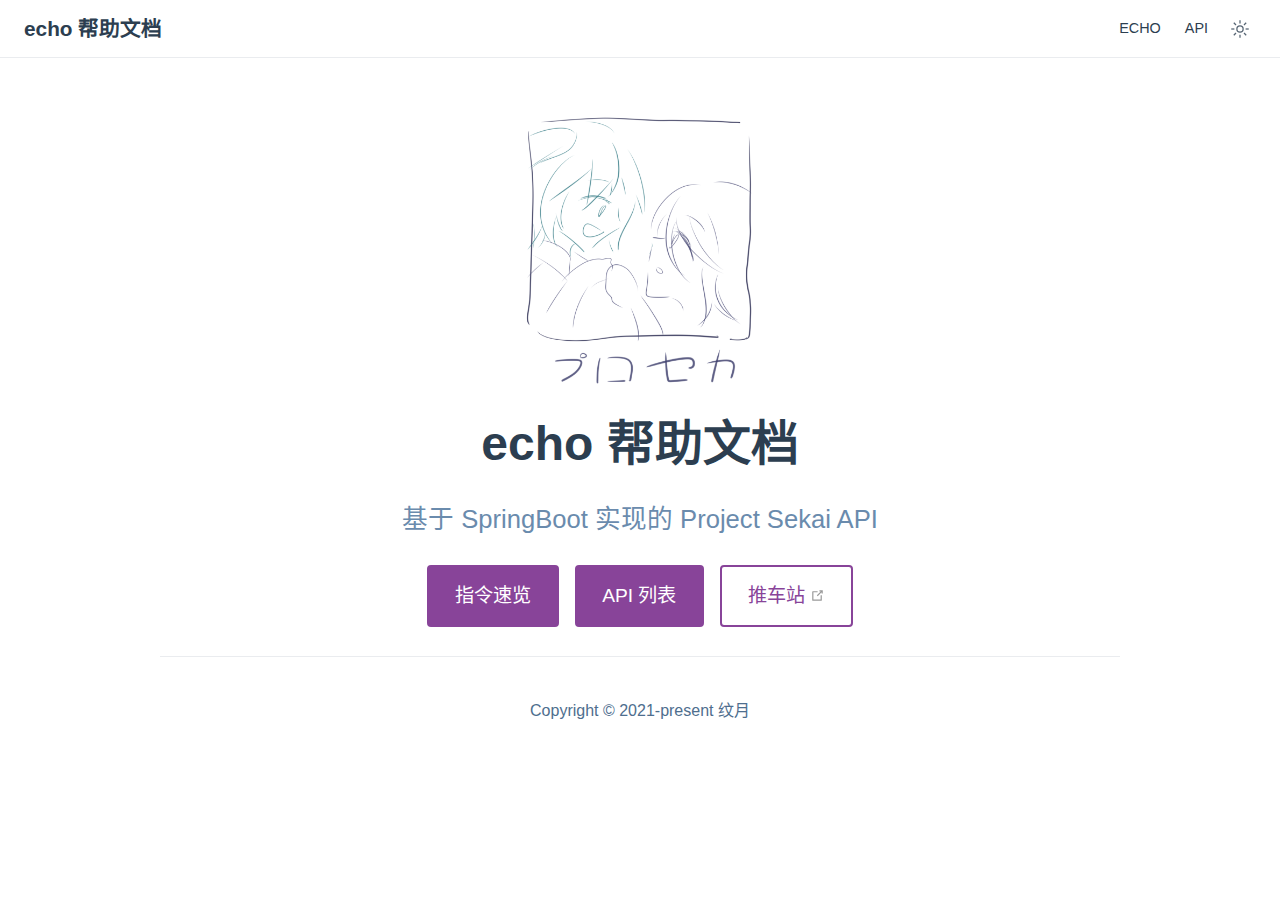
<file: index.html>
<!DOCTYPE html>
<html lang="zh-CN">
  <head>
    <meta charset="utf-8">
    <meta name="viewport" content="width=device-width,initial-scale=1">
    <meta name="generator" content="VuePress 2.0.0-beta.51">
    <style>
      :root {
        --c-bg: #fff;
      }
      html.dark {
        --c-bg: #22272e;
      }
      html, body {
        background-color: var(--c-bg);
      }
    </style>
    <script>
      const userMode = localStorage.getItem('vuepress-color-scheme');
			const systemDarkMode = window.matchMedia && window.matchMedia('(prefers-color-scheme: dark)').matches;
			if (userMode === 'dark' || (userMode !== 'light' && systemDarkMode)) {
				document.documentElement.classList.toggle('dark', true);
			}
    </script>
    <title>echo 帮助文档</title><meta name="description" content="echo 以及 pjsk api 的帮助文档">
    <link rel="modulepreload" href="/assets/app.16a172cd.js"><link rel="modulepreload" href="/assets/index.html.4b787cad.js"><link rel="modulepreload" href="/assets/index.html.edf1bb95.js"><link rel="prefetch" href="/assets/index.html.036ec5a9.js"><link rel="prefetch" href="/assets/index.html.6a0a43af.js"><link rel="prefetch" href="/assets/404.html.d2dc3323.js"><link rel="prefetch" href="/assets/index.html.2db5b8d5.js"><link rel="prefetch" href="/assets/index.html.2fddb9be.js"><link rel="prefetch" href="/assets/404.html.37d21660.js">
    <link rel="stylesheet" href="/assets/style.cb9b6e0b.css">
  </head>
  <body>
    <div id="app"><!--[--><div class="theme-container no-sidebar"><!--[--><header class="navbar"><div class="toggle-sidebar-button" title="toggle sidebar" aria-expanded="false" role="button" tabindex="0"><div class="icon" aria-hidden="true"><span></span><span></span><span></span></div></div><span><a aria-current="page" href="/" class="router-link-active router-link-exact-active"><!----><span class="site-name">echo 帮助文档</span></a></span><div class="navbar-items-wrapper" style=""><!--[--><!--]--><nav class="navbar-items can-hide"><!--[--><div class="navbar-item"><a href="/echo/" class="" aria-label="ECHO"><!--[--><!--]--> ECHO <!--[--><!--]--></a></div><div class="navbar-item"><a href="/api/" class="" aria-label="API"><!--[--><!--]--> API <!--[--><!--]--></a></div><!--]--></nav><!--[--><!--]--><button class="toggle-color-mode-button" title="toggle color mode"><svg style="" class="icon" focusable="false" viewBox="0 0 32 32"><path d="M16 12.005a4 4 0 1 1-4 4a4.005 4.005 0 0 1 4-4m0-2a6 6 0 1 0 6 6a6 6 0 0 0-6-6z" fill="currentColor"></path><path d="M5.394 6.813l1.414-1.415l3.506 3.506L8.9 10.318z" fill="currentColor"></path><path d="M2 15.005h5v2H2z" fill="currentColor"></path><path d="M5.394 25.197L8.9 21.691l1.414 1.415l-3.506 3.505z" fill="currentColor"></path><path d="M15 25.005h2v5h-2z" fill="currentColor"></path><path d="M21.687 23.106l1.414-1.415l3.506 3.506l-1.414 1.414z" fill="currentColor"></path><path d="M25 15.005h5v2h-5z" fill="currentColor"></path><path d="M21.687 8.904l3.506-3.506l1.414 1.415l-3.506 3.505z" fill="currentColor"></path><path d="M15 2.005h2v5h-2z" fill="currentColor"></path></svg><svg style="display:none;" class="icon" focusable="false" viewBox="0 0 32 32"><path d="M13.502 5.414a15.075 15.075 0 0 0 11.594 18.194a11.113 11.113 0 0 1-7.975 3.39c-.138 0-.278.005-.418 0a11.094 11.094 0 0 1-3.2-21.584M14.98 3a1.002 1.002 0 0 0-.175.016a13.096 13.096 0 0 0 1.825 25.981c.164.006.328 0 .49 0a13.072 13.072 0 0 0 10.703-5.555a1.01 1.01 0 0 0-.783-1.565A13.08 13.08 0 0 1 15.89 4.38A1.015 1.015 0 0 0 14.98 3z" fill="currentColor"></path></svg></button><!----></div></header><!--]--><div class="sidebar-mask"></div><!--[--><aside class="sidebar"><nav class="navbar-items"><!--[--><div class="navbar-item"><a href="/echo/" class="" aria-label="ECHO"><!--[--><!--]--> ECHO <!--[--><!--]--></a></div><div class="navbar-item"><a href="/api/" class="" aria-label="API"><!--[--><!--]--> API <!--[--><!--]--></a></div><!--]--></nav><!--[--><!--]--><!----><!--[--><!--]--></aside><!--]--><!--[--><main class="home"><header class="hero"><img src="/echo_pjsk_tutu.png" alt="echo 帮助文档"><h1 id="main-title">echo 帮助文档</h1><p class="description">基于 SpringBoot 实现的 Project Sekai API</p><p class="actions"><!--[--><a href="/echo/" class="action-button primary" aria-label="指令速览"><!--[--><!--]--> 指令速览 <!--[--><!--]--></a><a href="/api/" class="action-button primary" aria-label="API 列表"><!--[--><!--]--> API 列表 <!--[--><!--]--></a><a class="external-link action-button secondary" href="http://1.117.147.194:8459/" rel="noopener noreferrer" target="_blank" aria-label="推车站"><!--[--><!--]--> 推车站 <span><svg class="external-link-icon" xmlns="http://www.w3.org/2000/svg" aria-hidden="true" focusable="false" x="0px" y="0px" viewbox="0 0 100 100" width="15" height="15"><path fill="currentColor" d="M18.8,85.1h56l0,0c2.2,0,4-1.8,4-4v-32h-8v28h-48v-48h28v-8h-32l0,0c-2.2,0-4,1.8-4,4v56C14.8,83.3,16.6,85.1,18.8,85.1z"></path><polygon fill="currentColor" points="45.7,48.7 51.3,54.3 77.2,28.5 77.2,37.2 85.2,37.2 85.2,14.9 62.8,14.9 62.8,22.9 71.5,22.9"></polygon></svg><span class="external-link-icon-sr-only">open in new window</span></span><!--[--><!--]--></a><!--]--></p></header><!----><div class="theme-default-content"><div></div></div><!--[--><!-- eslint-disable-next-line vue/no-v-html --><div class="footer">Copyright © 2021-present 纹月</div><!--]--></main><!--]--></div><!----><!--]--></div>
    <script type="module" src="/assets/app.16a172cd.js" defer></script>
  </body>
</html>
</file>
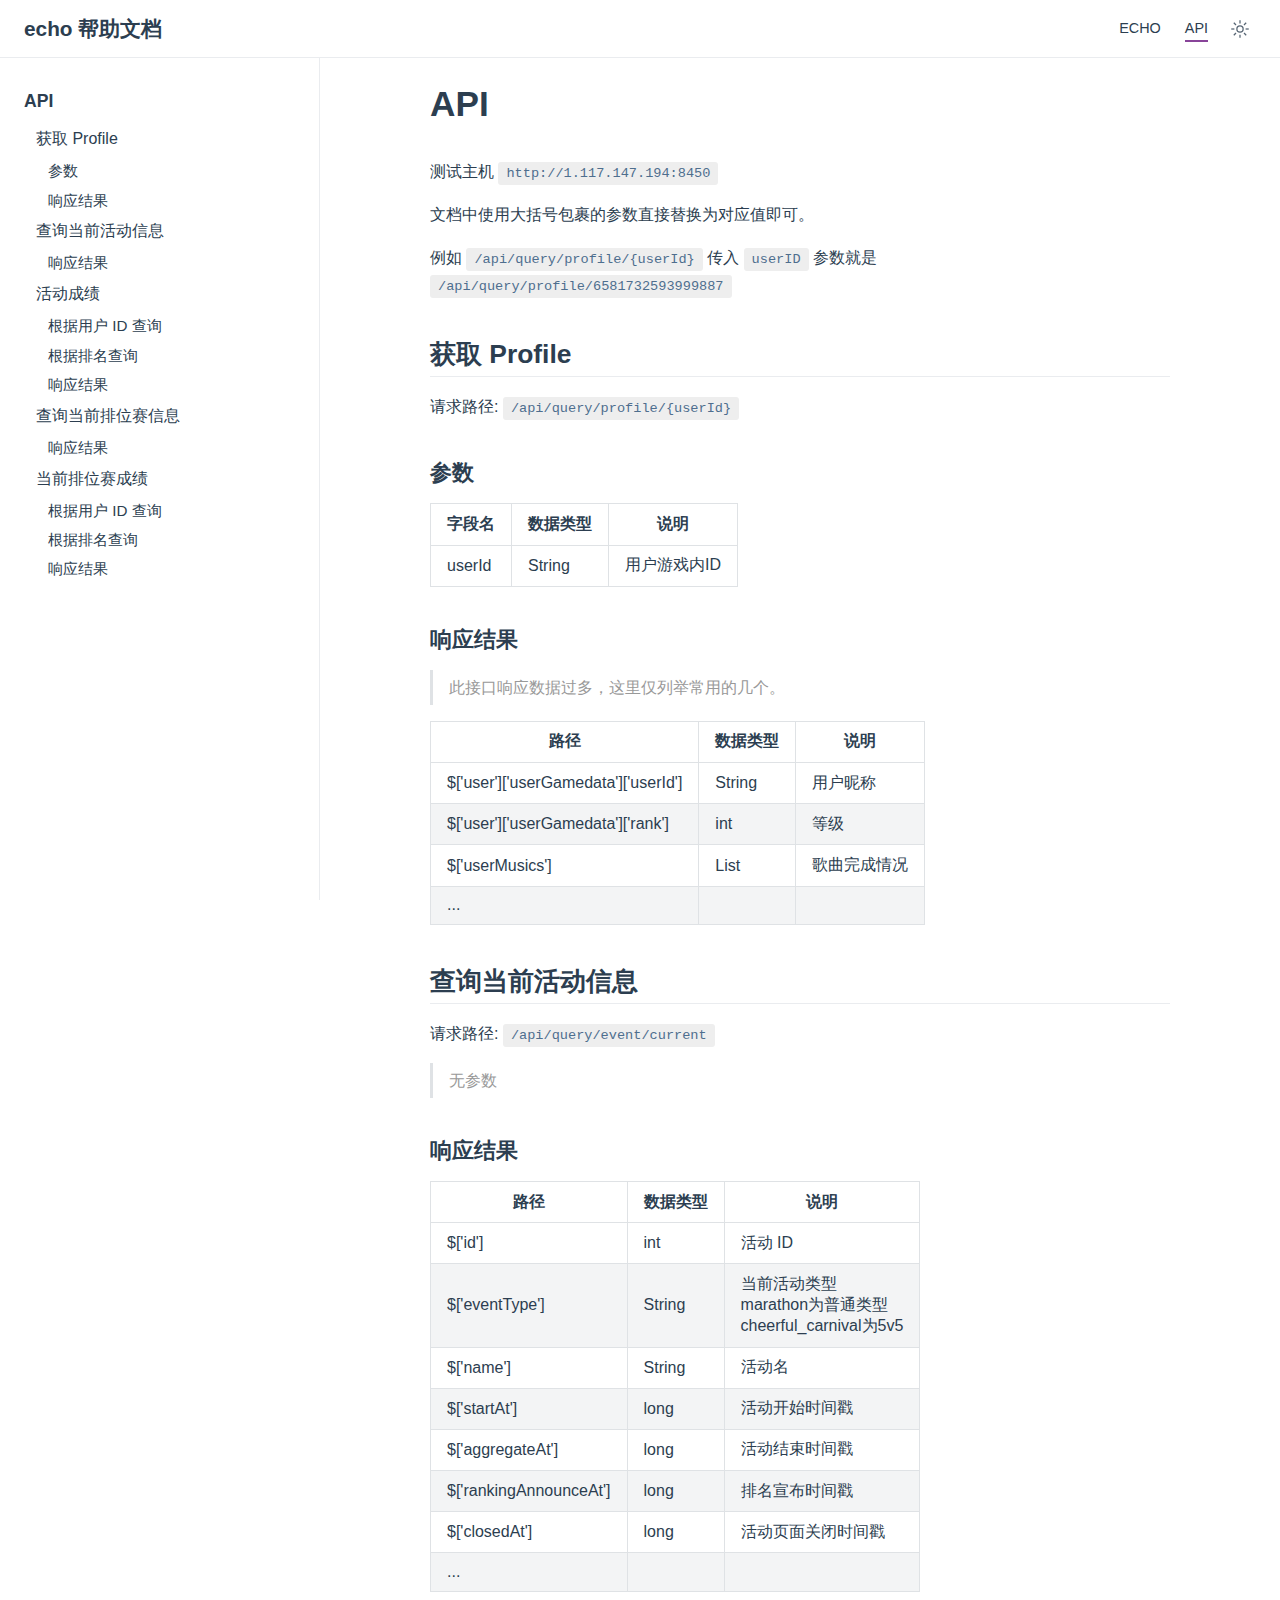
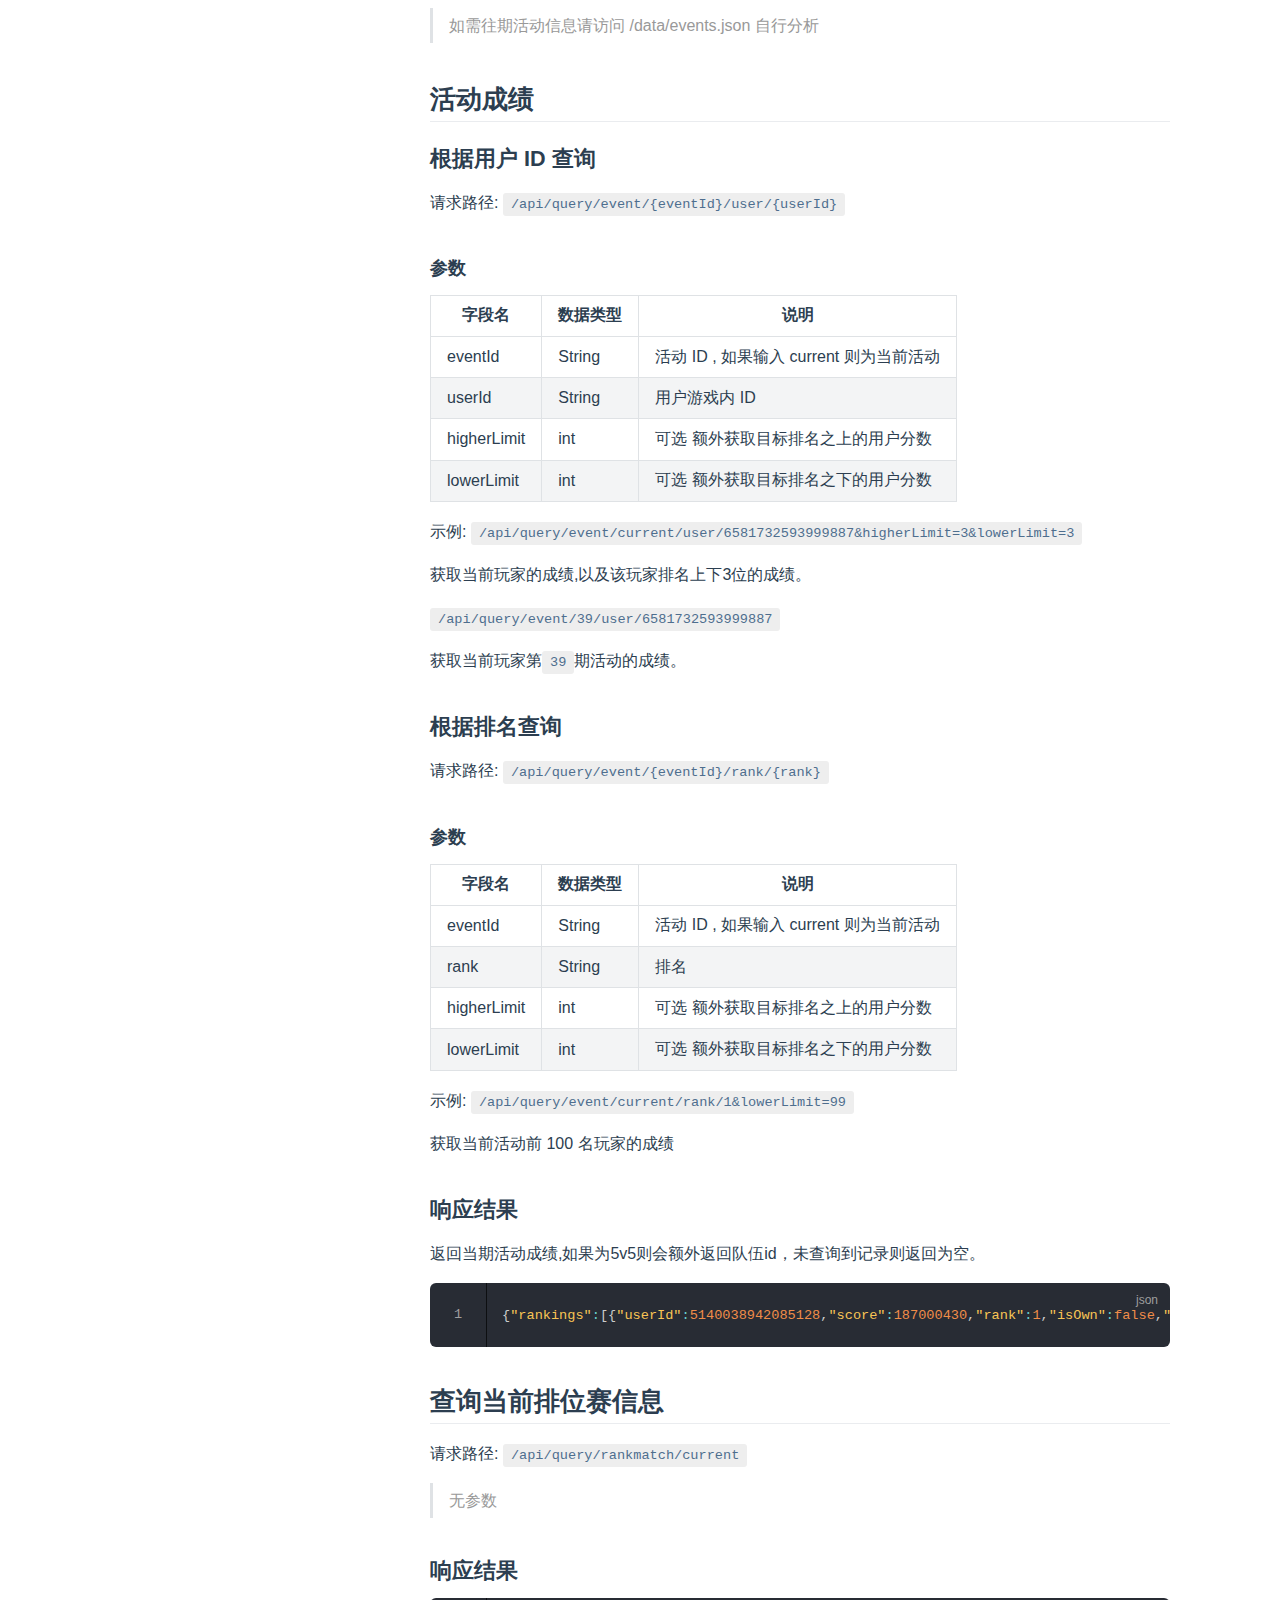
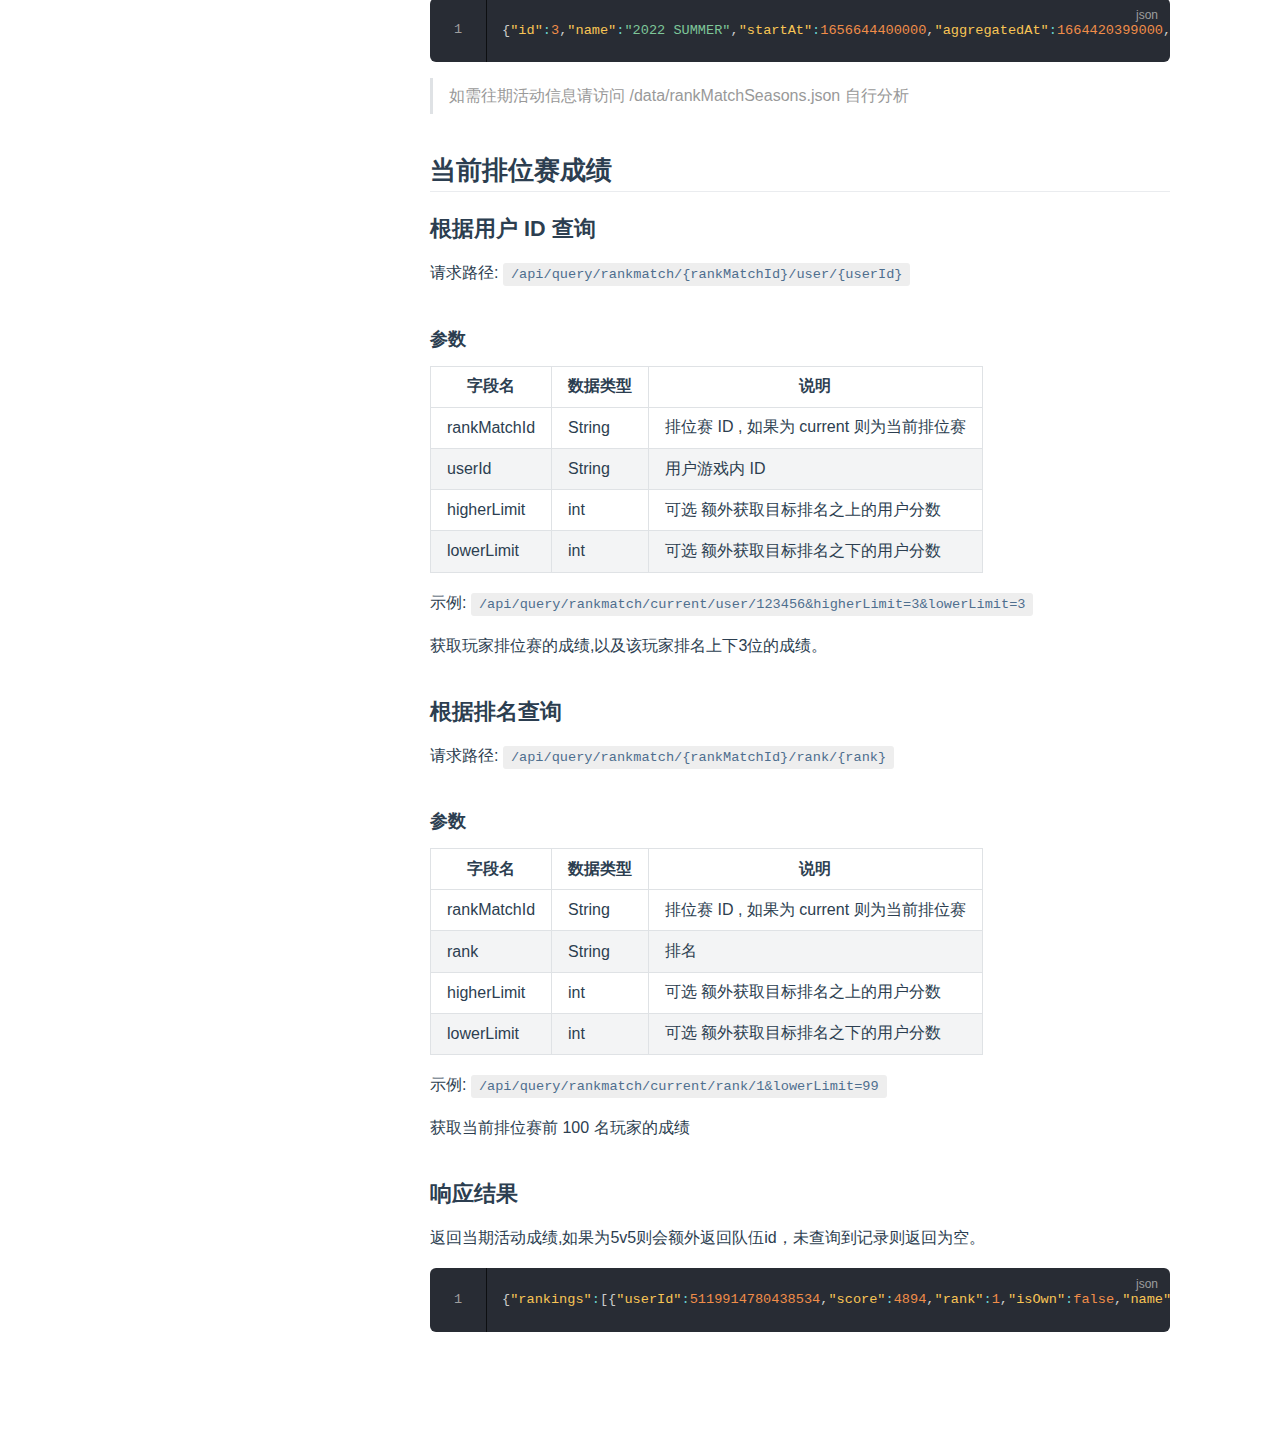
<file: api/index.html>
<!DOCTYPE html>
<html lang="en-US">
  <head>
    <meta charset="utf-8">
    <meta name="viewport" content="width=device-width,initial-scale=1">
    <meta name="generator" content="VuePress 2.0.0-beta.51">
    <style>
      :root {
        --c-bg: #fff;
      }
      html.dark {
        --c-bg: #22272e;
      }
      html, body {
        background-color: var(--c-bg);
      }
    </style>
    <script>
      const userMode = localStorage.getItem('vuepress-color-scheme');
			const systemDarkMode = window.matchMedia && window.matchMedia('(prefers-color-scheme: dark)').matches;
			if (userMode === 'dark' || (userMode !== 'light' && systemDarkMode)) {
				document.documentElement.classList.toggle('dark', true);
			}
    </script>
    <title>API | echo 帮助文档</title><meta name="description" content="echo 以及 pjsk api 的帮助文档">
    <link rel="modulepreload" href="/assets/app.16a172cd.js"><link rel="modulepreload" href="/assets/index.html.2db5b8d5.js"><link rel="modulepreload" href="/assets/index.html.036ec5a9.js"><link rel="prefetch" href="/assets/index.html.edf1bb95.js"><link rel="prefetch" href="/assets/index.html.6a0a43af.js"><link rel="prefetch" href="/assets/404.html.d2dc3323.js"><link rel="prefetch" href="/assets/index.html.4b787cad.js"><link rel="prefetch" href="/assets/index.html.2fddb9be.js"><link rel="prefetch" href="/assets/404.html.37d21660.js">
    <link rel="stylesheet" href="/assets/style.cb9b6e0b.css">
  </head>
  <body>
    <div id="app"><!--[--><div class="theme-container"><!--[--><header class="navbar"><div class="toggle-sidebar-button" title="toggle sidebar" aria-expanded="false" role="button" tabindex="0"><div class="icon" aria-hidden="true"><span></span><span></span><span></span></div></div><span><a href="/" class=""><!----><span class="site-name">echo 帮助文档</span></a></span><div class="navbar-items-wrapper" style=""><!--[--><!--]--><nav class="navbar-items can-hide"><!--[--><div class="navbar-item"><a href="/echo/" class="" aria-label="ECHO"><!--[--><!--]--> ECHO <!--[--><!--]--></a></div><div class="navbar-item"><a aria-current="page" href="/api/" class="router-link-active router-link-exact-active router-link-active" aria-label="API"><!--[--><!--]--> API <!--[--><!--]--></a></div><!--]--></nav><!--[--><!--]--><button class="toggle-color-mode-button" title="toggle color mode"><svg style="" class="icon" focusable="false" viewBox="0 0 32 32"><path d="M16 12.005a4 4 0 1 1-4 4a4.005 4.005 0 0 1 4-4m0-2a6 6 0 1 0 6 6a6 6 0 0 0-6-6z" fill="currentColor"></path><path d="M5.394 6.813l1.414-1.415l3.506 3.506L8.9 10.318z" fill="currentColor"></path><path d="M2 15.005h5v2H2z" fill="currentColor"></path><path d="M5.394 25.197L8.9 21.691l1.414 1.415l-3.506 3.505z" fill="currentColor"></path><path d="M15 25.005h2v5h-2z" fill="currentColor"></path><path d="M21.687 23.106l1.414-1.415l3.506 3.506l-1.414 1.414z" fill="currentColor"></path><path d="M25 15.005h5v2h-5z" fill="currentColor"></path><path d="M21.687 8.904l3.506-3.506l1.414 1.415l-3.506 3.505z" fill="currentColor"></path><path d="M15 2.005h2v5h-2z" fill="currentColor"></path></svg><svg style="display:none;" class="icon" focusable="false" viewBox="0 0 32 32"><path d="M13.502 5.414a15.075 15.075 0 0 0 11.594 18.194a11.113 11.113 0 0 1-7.975 3.39c-.138 0-.278.005-.418 0a11.094 11.094 0 0 1-3.2-21.584M14.98 3a1.002 1.002 0 0 0-.175.016a13.096 13.096 0 0 0 1.825 25.981c.164.006.328 0 .49 0a13.072 13.072 0 0 0 10.703-5.555a1.01 1.01 0 0 0-.783-1.565A13.08 13.08 0 0 1 15.89 4.38A1.015 1.015 0 0 0 14.98 3z" fill="currentColor"></path></svg></button><!----></div></header><!--]--><div class="sidebar-mask"></div><!--[--><aside class="sidebar"><nav class="navbar-items"><!--[--><div class="navbar-item"><a href="/echo/" class="" aria-label="ECHO"><!--[--><!--]--> ECHO <!--[--><!--]--></a></div><div class="navbar-item"><a aria-current="page" href="/api/" class="router-link-active router-link-exact-active router-link-active" aria-label="API"><!--[--><!--]--> API <!--[--><!--]--></a></div><!--]--></nav><!--[--><!--]--><ul class="sidebar-items"><!--[--><li><p tabindex="0" class="sidebar-item sidebar-heading">API <!----></p><ul style="" class="sidebar-item-children"><!--[--><li><a aria-current="page" href="/api/#获取-profile" class="router-link-active router-link-exact-active sidebar-item" aria-label="获取 Profile"><!--[--><!--]--> 获取 Profile <!--[--><!--]--></a><ul style="" class="sidebar-item-children"><!--[--><li><a aria-current="page" href="/api/#参数" class="router-link-active router-link-exact-active sidebar-item" aria-label="参数"><!--[--><!--]--> 参数 <!--[--><!--]--></a><!----></li><li><a aria-current="page" href="/api/#响应结果" class="router-link-active router-link-exact-active sidebar-item" aria-label="响应结果"><!--[--><!--]--> 响应结果 <!--[--><!--]--></a><!----></li><!--]--></ul></li><li><a aria-current="page" href="/api/#查询当前活动信息" class="router-link-active router-link-exact-active sidebar-item" aria-label="查询当前活动信息"><!--[--><!--]--> 查询当前活动信息 <!--[--><!--]--></a><ul style="" class="sidebar-item-children"><!--[--><li><a aria-current="page" href="/api/#响应结果-1" class="router-link-active router-link-exact-active sidebar-item" aria-label="响应结果"><!--[--><!--]--> 响应结果 <!--[--><!--]--></a><!----></li><!--]--></ul></li><li><a aria-current="page" href="/api/#活动成绩" class="router-link-active router-link-exact-active sidebar-item" aria-label="活动成绩"><!--[--><!--]--> 活动成绩 <!--[--><!--]--></a><ul style="" class="sidebar-item-children"><!--[--><li><a aria-current="page" href="/api/#根据用户-id-查询" class="router-link-active router-link-exact-active sidebar-item" aria-label="根据用户 ID 查询"><!--[--><!--]--> 根据用户 ID 查询 <!--[--><!--]--></a><!----></li><li><a aria-current="page" href="/api/#根据排名查询" class="router-link-active router-link-exact-active sidebar-item" aria-label="根据排名查询"><!--[--><!--]--> 根据排名查询 <!--[--><!--]--></a><!----></li><li><a aria-current="page" href="/api/#响应结果-2" class="router-link-active router-link-exact-active sidebar-item" aria-label="响应结果"><!--[--><!--]--> 响应结果 <!--[--><!--]--></a><!----></li><!--]--></ul></li><li><a aria-current="page" href="/api/#查询当前排位赛信息" class="router-link-active router-link-exact-active sidebar-item" aria-label="查询当前排位赛信息"><!--[--><!--]--> 查询当前排位赛信息 <!--[--><!--]--></a><ul style="" class="sidebar-item-children"><!--[--><li><a aria-current="page" href="/api/#响应结果-3" class="router-link-active router-link-exact-active sidebar-item" aria-label="响应结果"><!--[--><!--]--> 响应结果 <!--[--><!--]--></a><!----></li><!--]--></ul></li><li><a aria-current="page" href="/api/#当前排位赛成绩" class="router-link-active router-link-exact-active sidebar-item" aria-label="当前排位赛成绩"><!--[--><!--]--> 当前排位赛成绩 <!--[--><!--]--></a><ul style="" class="sidebar-item-children"><!--[--><li><a aria-current="page" href="/api/#根据用户-id-查询-1" class="router-link-active router-link-exact-active sidebar-item" aria-label="根据用户 ID 查询"><!--[--><!--]--> 根据用户 ID 查询 <!--[--><!--]--></a><!----></li><li><a aria-current="page" href="/api/#根据排名查询-1" class="router-link-active router-link-exact-active sidebar-item" aria-label="根据排名查询"><!--[--><!--]--> 根据排名查询 <!--[--><!--]--></a><!----></li><li><a aria-current="page" href="/api/#响应结果-4" class="router-link-active router-link-exact-active sidebar-item" aria-label="响应结果"><!--[--><!--]--> 响应结果 <!--[--><!--]--></a><!----></li><!--]--></ul></li><!--]--></ul></li><!--]--></ul><!--[--><!--]--></aside><!--]--><!--[--><main class="page"><!--[--><!--]--><div class="theme-default-content"><!--[--><!--]--><div><h1 id="api" tabindex="-1"><a class="header-anchor" href="#api" aria-hidden="true">#</a> API</h1><p>测试主机 <code>http://1.117.147.194:8450</code></p><p>文档中使用大括号包裹的参数直接替换为对应值即可。</p><p>例如 <code>/api/query/profile/{userId}</code> 传入 <code>userID</code> 参数就是 <code>/api/query/profile/6581732593999887</code></p><h2 id="获取-profile" tabindex="-1"><a class="header-anchor" href="#获取-profile" aria-hidden="true">#</a> 获取 Profile</h2><p>请求路径: <code>/api/query/profile/{userId}</code></p><h3 id="参数" tabindex="-1"><a class="header-anchor" href="#参数" aria-hidden="true">#</a> 参数</h3><table><thead><tr><th>字段名</th><th>数据类型</th><th>说明</th></tr></thead><tbody><tr><td>userId</td><td>String</td><td>用户游戏内ID</td></tr></tbody></table><h3 id="响应结果" tabindex="-1"><a class="header-anchor" href="#响应结果" aria-hidden="true">#</a> 响应结果</h3><blockquote><p>此接口响应数据过多，这里仅列举常用的几个。</p></blockquote><table><thead><tr><th>路径</th><th>数据类型</th><th>说明</th></tr></thead><tbody><tr><td>$[&#39;user&#39;][&#39;userGamedata&#39;][&#39;userId&#39;]</td><td>String</td><td>用户昵称</td></tr><tr><td>$[&#39;user&#39;][&#39;userGamedata&#39;][&#39;rank&#39;]</td><td>int</td><td>等级</td></tr><tr><td>$[&#39;userMusics&#39;]</td><td>List</td><td>歌曲完成情况</td></tr><tr><td>...</td><td></td><td></td></tr></tbody></table><h2 id="查询当前活动信息" tabindex="-1"><a class="header-anchor" href="#查询当前活动信息" aria-hidden="true">#</a> 查询当前活动信息</h2><p>请求路径: <code>/api/query/event/current</code></p><blockquote><p>无参数</p></blockquote><h3 id="响应结果-1" tabindex="-1"><a class="header-anchor" href="#响应结果-1" aria-hidden="true">#</a> 响应结果</h3><table><thead><tr><th>路径</th><th>数据类型</th><th>说明</th></tr></thead><tbody><tr><td>$[&#39;id&#39;]</td><td>int</td><td>活动 ID</td></tr><tr><td>$[&#39;eventType&#39;]</td><td>String</td><td>当前活动类型<br>marathon为普通类型<br>cheerful_carnival为5v5</td></tr><tr><td>$[&#39;name&#39;]</td><td>String</td><td>活动名</td></tr><tr><td>$[&#39;startAt&#39;]</td><td>long</td><td>活动开始时间戳</td></tr><tr><td>$[&#39;aggregateAt&#39;]</td><td>long</td><td>活动结束时间戳</td></tr><tr><td>$[&#39;rankingAnnounceAt&#39;]</td><td>long</td><td>排名宣布时间戳</td></tr><tr><td>$[&#39;closedAt&#39;]</td><td>long</td><td>活动页面关闭时间戳</td></tr><tr><td>...</td><td></td><td></td></tr></tbody></table><blockquote><p>如需往期活动信息请访问 /data/events.json 自行分析</p></blockquote><h2 id="活动成绩" tabindex="-1"><a class="header-anchor" href="#活动成绩" aria-hidden="true">#</a> 活动成绩</h2><h3 id="根据用户-id-查询" tabindex="-1"><a class="header-anchor" href="#根据用户-id-查询" aria-hidden="true">#</a> 根据用户 ID 查询</h3><p>请求路径: <code>/api/query/event/{eventId}/user/{userId}</code></p><h4 id="参数-1" tabindex="-1"><a class="header-anchor" href="#参数-1" aria-hidden="true">#</a> 参数</h4><table><thead><tr><th>字段名</th><th>数据类型</th><th>说明</th></tr></thead><tbody><tr><td>eventId</td><td>String</td><td>活动 ID , 如果输入 current 则为当前活动</td></tr><tr><td>userId</td><td>String</td><td>用户游戏内 ID</td></tr><tr><td>higherLimit</td><td>int</td><td>可选 额外获取目标排名之上的用户分数</td></tr><tr><td>lowerLimit</td><td>int</td><td>可选 额外获取目标排名之下的用户分数</td></tr></tbody></table><p>示例: <code>/api/query/event/current/user/6581732593999887&amp;higherLimit=3&amp;lowerLimit=3</code></p><p>获取当前玩家的成绩,以及该玩家排名上下3位的成绩。</p><p><code>/api/query/event/39/user/6581732593999887</code></p><p>获取当前玩家第<code>39</code>期活动的成绩。</p><h3 id="根据排名查询" tabindex="-1"><a class="header-anchor" href="#根据排名查询" aria-hidden="true">#</a> 根据排名查询</h3><p>请求路径: <code>/api/query/event/{eventId}/rank/{rank}</code></p><h4 id="参数-2" tabindex="-1"><a class="header-anchor" href="#参数-2" aria-hidden="true">#</a> 参数</h4><table><thead><tr><th>字段名</th><th>数据类型</th><th>说明</th></tr></thead><tbody><tr><td>eventId</td><td>String</td><td>活动 ID , 如果输入 current 则为当前活动</td></tr><tr><td>rank</td><td>String</td><td>排名</td></tr><tr><td>higherLimit</td><td>int</td><td>可选 额外获取目标排名之上的用户分数</td></tr><tr><td>lowerLimit</td><td>int</td><td>可选 额外获取目标排名之下的用户分数</td></tr></tbody></table><p>示例: <code>/api/query/event/current/rank/1&amp;lowerLimit=99</code></p><p>获取当前活动前 100 名玩家的成绩</p><h3 id="响应结果-2" tabindex="-1"><a class="header-anchor" href="#响应结果-2" aria-hidden="true">#</a> 响应结果</h3><p>返回当期活动成绩,如果为5v5则会额外返回队伍id，未查询到记录则返回为空。</p><div class="language-json ext-json line-numbers-mode"><pre class="language-json"><code><span class="token punctuation">{</span><span class="token property">&quot;rankings&quot;</span><span class="token operator">:</span><span class="token punctuation">[</span><span class="token punctuation">{</span><span class="token property">&quot;userId&quot;</span><span class="token operator">:</span><span class="token number">5140038942085128</span><span class="token punctuation">,</span><span class="token property">&quot;score&quot;</span><span class="token operator">:</span><span class="token number">187000430</span><span class="token punctuation">,</span><span class="token property">&quot;rank&quot;</span><span class="token operator">:</span><span class="token number">1</span><span class="token punctuation">,</span><span class="token property">&quot;isOwn&quot;</span><span class="token operator">:</span><span class="token boolean">false</span><span class="token punctuation">,</span><span class="token property">&quot;name&quot;</span><span class="token operator">:</span><span class="token string">&quot;そーす&quot;</span><span class="token punctuation">,</span><span class="token property">&quot;userCard&quot;</span><span class="token operator">:</span><span class="token punctuation">{</span><span class="token property">&quot;cardId&quot;</span><span class="token operator">:</span><span class="token number">136</span><span class="token punctuation">,</span><span class="token property">&quot;level&quot;</span><span class="token operator">:</span><span class="token number">60</span><span class="token punctuation">,</span><span class="token property">&quot;masterRank&quot;</span><span class="token operator">:</span><span class="token number">0</span><span class="token punctuation">,</span><span class="token property">&quot;specialTrainingStatus&quot;</span><span class="token operator">:</span><span class="token string">&quot;done&quot;</span><span class="token punctuation">,</span><span class="token property">&quot;defaultImage&quot;</span><span class="token operator">:</span><span class="token string">&quot;special_training&quot;</span><span class="token punctuation">}</span><span class="token punctuation">,</span><span class="token property">&quot;userProfile&quot;</span><span class="token operator">:</span><span class="token punctuation">{</span><span class="token property">&quot;userId&quot;</span><span class="token operator">:</span><span class="token number">5140038942085128</span><span class="token punctuation">,</span><span class="token property">&quot;word&quot;</span><span class="token operator">:</span><span class="token string">&quot;2022年中にプロセカ音楽イベントほんとにやるかも？？！&quot;</span><span class="token punctuation">,</span><span class="token property">&quot;twitterId&quot;</span><span class="token operator">:</span><span class="token string">&quot;sasisusesoosu01&quot;</span><span class="token punctuation">,</span><span class="token property">&quot;profileImageType&quot;</span><span class="token operator">:</span><span class="token string">&quot;leader&quot;</span><span class="token punctuation">}</span><span class="token punctuation">,</span><span class="token property">&quot;userProfileHonors&quot;</span><span class="token operator">:</span><span class="token punctuation">[</span><span class="token punctuation">{</span><span class="token property">&quot;seq&quot;</span><span class="token operator">:</span><span class="token number">1</span><span class="token punctuation">,</span><span class="token property">&quot;profileHonorType&quot;</span><span class="token operator">:</span><span class="token string">&quot;normal&quot;</span><span class="token punctuation">,</span><span class="token property">&quot;honorId&quot;</span><span class="token operator">:</span><span class="token number">2047</span><span class="token punctuation">,</span><span class="token property">&quot;honorLevel&quot;</span><span class="token operator">:</span><span class="token number">1</span><span class="token punctuation">,</span><span class="token property">&quot;bondsHonorViewType&quot;</span><span class="token operator">:</span><span class="token string">&quot;none&quot;</span><span class="token punctuation">,</span><span class="token property">&quot;bondsHonorWordId&quot;</span><span class="token operator">:</span><span class="token number">0</span><span class="token punctuation">}</span><span class="token punctuation">,</span><span class="token punctuation">{</span><span class="token property">&quot;seq&quot;</span><span class="token operator">:</span><span class="token number">2</span><span class="token punctuation">,</span><span class="token property">&quot;profileHonorType&quot;</span><span class="token operator">:</span><span class="token string">&quot;normal&quot;</span><span class="token punctuation">,</span><span class="token property">&quot;honorId&quot;</span><span class="token operator">:</span><span class="token number">74</span><span class="token punctuation">,</span><span class="token property">&quot;honorLevel&quot;</span><span class="token operator">:</span><span class="token number">7</span><span class="token punctuation">,</span><span class="token property">&quot;bondsHonorViewType&quot;</span><span class="token operator">:</span><span class="token string">&quot;none&quot;</span><span class="token punctuation">,</span><span class="token property">&quot;bondsHonorWordId&quot;</span><span class="token operator">:</span><span class="token number">0</span><span class="token punctuation">}</span><span class="token punctuation">,</span><span class="token punctuation">{</span><span class="token property">&quot;seq&quot;</span><span class="token operator">:</span><span class="token number">3</span><span class="token punctuation">,</span><span class="token property">&quot;profileHonorType&quot;</span><span class="token operator">:</span><span class="token string">&quot;normal&quot;</span><span class="token punctuation">,</span><span class="token property">&quot;honorId&quot;</span><span class="token operator">:</span><span class="token number">560</span><span class="token punctuation">,</span><span class="token property">&quot;honorLevel&quot;</span><span class="token operator">:</span><span class="token number">1</span><span class="token punctuation">,</span><span class="token property">&quot;bondsHonorViewType&quot;</span><span class="token operator">:</span><span class="token string">&quot;none&quot;</span><span class="token punctuation">,</span><span class="token property">&quot;bondsHonorWordId&quot;</span><span class="token operator">:</span><span class="token number">0</span><span class="token punctuation">}</span><span class="token punctuation">]</span><span class="token punctuation">,</span><span class="token property">&quot;userCheerfulCarnival&quot;</span><span class="token operator">:</span><span class="token punctuation">{</span><span class="token punctuation">}</span><span class="token punctuation">}</span><span class="token punctuation">]</span><span class="token punctuation">}</span>
</code></pre><div class="line-numbers" aria-hidden="true"><div class="line-number"></div></div></div><h2 id="查询当前排位赛信息" tabindex="-1"><a class="header-anchor" href="#查询当前排位赛信息" aria-hidden="true">#</a> 查询当前排位赛信息</h2><p>请求路径: <code>/api/query/rankmatch/current</code></p><blockquote><p>无参数</p></blockquote><h3 id="响应结果-3" tabindex="-1"><a class="header-anchor" href="#响应结果-3" aria-hidden="true">#</a> 响应结果</h3><div class="language-json ext-json line-numbers-mode"><pre class="language-json"><code><span class="token punctuation">{</span><span class="token property">&quot;id&quot;</span><span class="token operator">:</span><span class="token number">3</span><span class="token punctuation">,</span><span class="token property">&quot;name&quot;</span><span class="token operator">:</span><span class="token string">&quot;2022 SUMMER&quot;</span><span class="token punctuation">,</span><span class="token property">&quot;startAt&quot;</span><span class="token operator">:</span><span class="token number">1656644400000</span><span class="token punctuation">,</span><span class="token property">&quot;aggregatedAt&quot;</span><span class="token operator">:</span><span class="token number">1664420399000</span><span class="token punctuation">,</span><span class="token property">&quot;rankingPublishedAt&quot;</span><span class="token operator">:</span><span class="token number">1664420999000</span><span class="token punctuation">,</span><span class="token property">&quot;batchExecutionAt&quot;</span><span class="token operator">:</span><span class="token number">1664467199000</span><span class="token punctuation">,</span><span class="token property">&quot;distributionStartAt&quot;</span><span class="token operator">:</span><span class="token number">1664503199000</span><span class="token punctuation">,</span><span class="token property">&quot;distributionEndAt&quot;</span><span class="token operator">:</span><span class="token number">1665845999000</span><span class="token punctuation">,</span><span class="token property">&quot;closedAt&quot;</span><span class="token operator">:</span><span class="token number">1664593199000</span><span class="token punctuation">,</span><span class="token property">&quot;assetbundleName&quot;</span><span class="token operator">:</span><span class="token string">&quot;2022_summer&quot;</span><span class="token punctuation">,</span><span class="token property">&quot;isDisplayResult&quot;</span><span class="token operator">:</span><span class="token boolean">true</span><span class="token punctuation">,</span><span class="token property">&quot;rankMatchSeasonPlayableTimes&quot;</span><span class="token operator">:</span><span class="token punctuation">[</span><span class="token punctuation">{</span><span class="token property">&quot;id&quot;</span><span class="token operator">:</span><span class="token number">3</span><span class="token punctuation">,</span><span class="token property">&quot;rankMatchSeasonId&quot;</span><span class="token operator">:</span><span class="token number">3</span><span class="token punctuation">,</span><span class="token property">&quot;startTime&quot;</span><span class="token operator">:</span><span class="token string">&quot;04:00:00&quot;</span><span class="token punctuation">,</span><span class="token property">&quot;endTime&quot;</span><span class="token operator">:</span><span class="token string">&quot;03:59:59&quot;</span><span class="token punctuation">}</span><span class="token punctuation">]</span><span class="token punctuation">,</span><span class="token property">&quot;rankMatchSeasonTierMusicPlayLevels&quot;</span><span class="token operator">:</span><span class="token punctuation">[</span><span class="token punctuation">{</span><span class="token property">&quot;id&quot;</span><span class="token operator">:</span><span class="token number">1</span><span class="token punctuation">,</span><span class="token property">&quot;rankMatchSeasonId&quot;</span><span class="token operator">:</span><span class="token number">3</span><span class="token punctuation">,</span><span class="token property">&quot;rankMatchTierId&quot;</span><span class="token operator">:</span><span class="token number">1</span><span class="token punctuation">,</span><span class="token property">&quot;fromPlayLevel&quot;</span><span class="token operator">:</span><span class="token number">18</span><span class="token punctuation">,</span><span class="token property">&quot;toPlayLevel&quot;</span><span class="token operator">:</span><span class="token number">25</span><span class="token punctuation">}</span><span class="token punctuation">,</span><span class="token punctuation">{</span><span class="token property">&quot;id&quot;</span><span class="token operator">:</span><span class="token number">2</span><span class="token punctuation">,</span><span class="token property">&quot;rankMatchSeasonId&quot;</span><span class="token operator">:</span><span class="token number">3</span><span class="token punctuation">,</span><span class="token property">&quot;rankMatchTierId&quot;</span><span class="token operator">:</span><span class="token number">2</span><span class="token punctuation">,</span><span class="token property">&quot;fromPlayLevel&quot;</span><span class="token operator">:</span><span class="token number">18</span><span class="token punctuation">,</span><span class="token property">&quot;toPlayLevel&quot;</span><span class="token operator">:</span><span class="token number">25</span><span class="token punctuation">}</span><span class="token punctuation">,</span><span class="token punctuation">{</span><span class="token property">&quot;id&quot;</span><span class="token operator">:</span><span class="token number">3</span><span class="token punctuation">,</span><span class="token property">&quot;rankMatchSeasonId&quot;</span><span class="token operator">:</span><span class="token number">3</span><span class="token punctuation">,</span><span class="token property">&quot;rankMatchTierId&quot;</span><span class="token operator">:</span><span class="token number">3</span><span class="token punctuation">,</span><span class="token property">&quot;fromPlayLevel&quot;</span><span class="token operator">:</span><span class="token number">18</span><span class="token punctuation">,</span><span class="token property">&quot;toPlayLevel&quot;</span><span class="token operator">:</span><span class="token number">25</span><span class="token punctuation">}</span><span class="token punctuation">,</span><span class="token punctuation">{</span><span class="token property">&quot;id&quot;</span><span class="token operator">:</span><span class="token number">4</span><span class="token punctuation">,</span><span class="token property">&quot;rankMatchSeasonId&quot;</span><span class="token operator">:</span><span class="token number">3</span><span class="token punctuation">,</span><span class="token property">&quot;rankMatchTierId&quot;</span><span class="token operator">:</span><span class="token number">4</span><span class="token punctuation">,</span><span class="token property">&quot;fromPlayLevel&quot;</span><span class="token operator">:</span><span class="token number">18</span><span class="token punctuation">,</span><span class="token property">&quot;toPlayLevel&quot;</span><span class="token operator">:</span><span class="token number">25</span><span class="token punctuation">}</span><span class="token punctuation">,</span><span class="token punctuation">{</span><span class="token property">&quot;id&quot;</span><span class="token operator">:</span><span class="token number">5</span><span class="token punctuation">,</span><span class="token property">&quot;rankMatchSeasonId&quot;</span><span class="token operator">:</span><span class="token number">3</span><span class="token punctuation">,</span><span class="token property">&quot;rankMatchTierId&quot;</span><span class="token operator">:</span><span class="token number">5</span><span class="token punctuation">,</span><span class="token property">&quot;fromPlayLevel&quot;</span><span class="token operator">:</span><span class="token number">23</span><span class="token punctuation">,</span><span class="token property">&quot;toPlayLevel&quot;</span><span class="token operator">:</span><span class="token number">27</span><span class="token punctuation">}</span><span class="token punctuation">,</span><span class="token punctuation">{</span><span class="token property">&quot;id&quot;</span><span class="token operator">:</span><span class="token number">6</span><span class="token punctuation">,</span><span class="token property">&quot;rankMatchSeasonId&quot;</span><span class="token operator">:</span><span class="token number">3</span><span class="token punctuation">,</span><span class="token property">&quot;rankMatchTierId&quot;</span><span class="token operator">:</span><span class="token number">6</span><span class="token punctuation">,</span><span class="token property">&quot;fromPlayLevel&quot;</span><span class="token operator">:</span><span class="token number">23</span><span class="token punctuation">,</span><span class="token property">&quot;toPlayLevel&quot;</span><span class="token operator">:</span><span class="token number">27</span><span class="token punctuation">}</span><span class="token punctuation">,</span><span class="token punctuation">{</span><span class="token property">&quot;id&quot;</span><span class="token operator">:</span><span class="token number">7</span><span class="token punctuation">,</span><span class="token property">&quot;rankMatchSeasonId&quot;</span><span class="token operator">:</span><span class="token number">3</span><span class="token punctuation">,</span><span class="token property">&quot;rankMatchTierId&quot;</span><span class="token operator">:</span><span class="token number">7</span><span class="token punctuation">,</span><span class="token property">&quot;fromPlayLevel&quot;</span><span class="token operator">:</span><span class="token number">23</span><span class="token punctuation">,</span><span class="token property">&quot;toPlayLevel&quot;</span><span class="token operator">:</span><span class="token number">27</span><span class="token punctuation">}</span><span class="token punctuation">,</span><span class="token punctuation">{</span><span class="token property">&quot;id&quot;</span><span class="token operator">:</span><span class="token number">8</span><span class="token punctuation">,</span><span class="token property">&quot;rankMatchSeasonId&quot;</span><span class="token operator">:</span><span class="token number">3</span><span class="token punctuation">,</span><span class="token property">&quot;rankMatchTierId&quot;</span><span class="token operator">:</span><span class="token number">8</span><span class="token punctuation">,</span><span class="token property">&quot;fromPlayLevel&quot;</span><span class="token operator">:</span><span class="token number">23</span><span class="token punctuation">,</span><span class="token property">&quot;toPlayLevel&quot;</span><span class="token operator">:</span><span class="token number">27</span><span class="token punctuation">}</span><span class="token punctuation">,</span><span class="token punctuation">{</span><span class="token property">&quot;id&quot;</span><span class="token operator">:</span><span class="token number">9</span><span class="token punctuation">,</span><span class="token property">&quot;rankMatchSeasonId&quot;</span><span class="token operator">:</span><span class="token number">3</span><span class="token punctuation">,</span><span class="token property">&quot;rankMatchTierId&quot;</span><span class="token operator">:</span><span class="token number">9</span><span class="token punctuation">,</span><span class="token property">&quot;fromPlayLevel&quot;</span><span class="token operator">:</span><span class="token number">25</span><span class="token punctuation">,</span><span class="token property">&quot;toPlayLevel&quot;</span><span class="token operator">:</span><span class="token number">28</span><span class="token punctuation">}</span><span class="token punctuation">,</span><span class="token punctuation">{</span><span class="token property">&quot;id&quot;</span><span class="token operator">:</span><span class="token number">10</span><span class="token punctuation">,</span><span class="token property">&quot;rankMatchSeasonId&quot;</span><span class="token operator">:</span><span class="token number">3</span><span class="token punctuation">,</span><span class="token property">&quot;rankMatchTierId&quot;</span><span class="token operator">:</span><span class="token number">10</span><span class="token punctuation">,</span><span class="token property">&quot;fromPlayLevel&quot;</span><span class="token operator">:</span><span class="token number">25</span><span class="token punctuation">,</span><span class="token property">&quot;toPlayLevel&quot;</span><span class="token operator">:</span><span class="token number">28</span><span class="token punctuation">}</span><span class="token punctuation">,</span><span class="token punctuation">{</span><span class="token property">&quot;id&quot;</span><span class="token operator">:</span><span class="token number">11</span><span class="token punctuation">,</span><span class="token property">&quot;rankMatchSeasonId&quot;</span><span class="token operator">:</span><span class="token number">3</span><span class="token punctuation">,</span><span class="token property">&quot;rankMatchTierId&quot;</span><span class="token operator">:</span><span class="token number">11</span><span class="token punctuation">,</span><span class="token property">&quot;fromPlayLevel&quot;</span><span class="token operator">:</span><span class="token number">25</span><span class="token punctuation">,</span><span class="token property">&quot;toPlayLevel&quot;</span><span class="token operator">:</span><span class="token number">28</span><span class="token punctuation">}</span><span class="token punctuation">,</span><span class="token punctuation">{</span><span class="token property">&quot;id&quot;</span><span class="token operator">:</span><span class="token number">12</span><span class="token punctuation">,</span><span class="token property">&quot;rankMatchSeasonId&quot;</span><span class="token operator">:</span><span class="token number">3</span><span class="token punctuation">,</span><span class="token property">&quot;rankMatchTierId&quot;</span><span class="token operator">:</span><span class="token number">12</span><span class="token punctuation">,</span><span class="token property">&quot;fromPlayLevel&quot;</span><span class="token operator">:</span><span class="token number">25</span><span class="token punctuation">,</span><span class="token property">&quot;toPlayLevel&quot;</span><span class="token operator">:</span><span class="token number">28</span><span class="token punctuation">}</span><span class="token punctuation">,</span><span class="token punctuation">{</span><span class="token property">&quot;id&quot;</span><span class="token operator">:</span><span class="token number">13</span><span class="token punctuation">,</span><span class="token property">&quot;rankMatchSeasonId&quot;</span><span class="token operator">:</span><span class="token number">3</span><span class="token punctuation">,</span><span class="token property">&quot;rankMatchTierId&quot;</span><span class="token operator">:</span><span class="token number">13</span><span class="token punctuation">,</span><span class="token property">&quot;fromPlayLevel&quot;</span><span class="token operator">:</span><span class="token number">26</span><span class="token punctuation">,</span><span class="token property">&quot;toPlayLevel&quot;</span><span class="token operator">:</span><span class="token number">30</span><span class="token punctuation">}</span><span class="token punctuation">,</span><span class="token punctuation">{</span><span class="token property">&quot;id&quot;</span><span class="token operator">:</span><span class="token number">14</span><span class="token punctuation">,</span><span class="token property">&quot;rankMatchSeasonId&quot;</span><span class="token operator">:</span><span class="token number">3</span><span class="token punctuation">,</span><span class="token property">&quot;rankMatchTierId&quot;</span><span class="token operator">:</span><span class="token number">14</span><span class="token punctuation">,</span><span class="token property">&quot;fromPlayLevel&quot;</span><span class="token operator">:</span><span class="token number">26</span><span class="token punctuation">,</span><span class="token property">&quot;toPlayLevel&quot;</span><span class="token operator">:</span><span class="token number">30</span><span class="token punctuation">}</span><span class="token punctuation">,</span><span class="token punctuation">{</span><span class="token property">&quot;id&quot;</span><span class="token operator">:</span><span class="token number">15</span><span class="token punctuation">,</span><span class="token property">&quot;rankMatchSeasonId&quot;</span><span class="token operator">:</span><span class="token number">3</span><span class="token punctuation">,</span><span class="token property">&quot;rankMatchTierId&quot;</span><span class="token operator">:</span><span class="token number">15</span><span class="token punctuation">,</span><span class="token property">&quot;fromPlayLevel&quot;</span><span class="token operator">:</span><span class="token number">26</span><span class="token punctuation">,</span><span class="token property">&quot;toPlayLevel&quot;</span><span class="token operator">:</span><span class="token number">30</span><span class="token punctuation">}</span><span class="token punctuation">,</span><span class="token punctuation">{</span><span class="token property">&quot;id&quot;</span><span class="token operator">:</span><span class="token number">16</span><span class="token punctuation">,</span><span class="token property">&quot;rankMatchSeasonId&quot;</span><span class="token operator">:</span><span class="token number">3</span><span class="token punctuation">,</span><span class="token property">&quot;rankMatchTierId&quot;</span><span class="token operator">:</span><span class="token number">16</span><span class="token punctuation">,</span><span class="token property">&quot;fromPlayLevel&quot;</span><span class="token operator">:</span><span class="token number">26</span><span class="token punctuation">,</span><span class="token property">&quot;toPlayLevel&quot;</span><span class="token operator">:</span><span class="token number">30</span><span class="token punctuation">}</span><span class="token punctuation">,</span><span class="token punctuation">{</span><span class="token property">&quot;id&quot;</span><span class="token operator">:</span><span class="token number">17</span><span class="token punctuation">,</span><span class="token property">&quot;rankMatchSeasonId&quot;</span><span class="token operator">:</span><span class="token number">3</span><span class="token punctuation">,</span><span class="token property">&quot;rankMatchTierId&quot;</span><span class="token operator">:</span><span class="token number">17</span><span class="token punctuation">,</span><span class="token property">&quot;fromPlayLevel&quot;</span><span class="token operator">:</span><span class="token number">28</span><span class="token punctuation">,</span><span class="token property">&quot;toPlayLevel&quot;</span><span class="token operator">:</span><span class="token number">31</span><span class="token punctuation">}</span><span class="token punctuation">,</span><span class="token punctuation">{</span><span class="token property">&quot;id&quot;</span><span class="token operator">:</span><span class="token number">18</span><span class="token punctuation">,</span><span class="token property">&quot;rankMatchSeasonId&quot;</span><span class="token operator">:</span><span class="token number">3</span><span class="token punctuation">,</span><span class="token property">&quot;rankMatchTierId&quot;</span><span class="token operator">:</span><span class="token number">18</span><span class="token punctuation">,</span><span class="token property">&quot;fromPlayLevel&quot;</span><span class="token operator">:</span><span class="token number">28</span><span class="token punctuation">,</span><span class="token property">&quot;toPlayLevel&quot;</span><span class="token operator">:</span><span class="token number">31</span><span class="token punctuation">}</span><span class="token punctuation">,</span><span class="token punctuation">{</span><span class="token property">&quot;id&quot;</span><span class="token operator">:</span><span class="token number">19</span><span class="token punctuation">,</span><span class="token property">&quot;rankMatchSeasonId&quot;</span><span class="token operator">:</span><span class="token number">3</span><span class="token punctuation">,</span><span class="token property">&quot;rankMatchTierId&quot;</span><span class="token operator">:</span><span class="token number">19</span><span class="token punctuation">,</span><span class="token property">&quot;fromPlayLevel&quot;</span><span class="token operator">:</span><span class="token number">28</span><span class="token punctuation">,</span><span class="token property">&quot;toPlayLevel&quot;</span><span class="token operator">:</span><span class="token number">31</span><span class="token punctuation">}</span><span class="token punctuation">,</span><span class="token punctuation">{</span><span class="token property">&quot;id&quot;</span><span class="token operator">:</span><span class="token number">20</span><span class="token punctuation">,</span><span class="token property">&quot;rankMatchSeasonId&quot;</span><span class="token operator">:</span><span class="token number">3</span><span class="token punctuation">,</span><span class="token property">&quot;rankMatchTierId&quot;</span><span class="token operator">:</span><span class="token number">20</span><span class="token punctuation">,</span><span class="token property">&quot;fromPlayLevel&quot;</span><span class="token operator">:</span><span class="token number">28</span><span class="token punctuation">,</span><span class="token property">&quot;toPlayLevel&quot;</span><span class="token operator">:</span><span class="token number">31</span><span class="token punctuation">}</span><span class="token punctuation">,</span><span class="token punctuation">{</span><span class="token property">&quot;id&quot;</span><span class="token operator">:</span><span class="token number">21</span><span class="token punctuation">,</span><span class="token property">&quot;rankMatchSeasonId&quot;</span><span class="token operator">:</span><span class="token number">3</span><span class="token punctuation">,</span><span class="token property">&quot;rankMatchTierId&quot;</span><span class="token operator">:</span><span class="token number">21</span><span class="token punctuation">,</span><span class="token property">&quot;fromPlayLevel&quot;</span><span class="token operator">:</span><span class="token number">29</span><span class="token punctuation">,</span><span class="token property">&quot;toPlayLevel&quot;</span><span class="token operator">:</span><span class="token number">33</span><span class="token punctuation">}</span><span class="token punctuation">,</span><span class="token punctuation">{</span><span class="token property">&quot;id&quot;</span><span class="token operator">:</span><span class="token number">22</span><span class="token punctuation">,</span><span class="token property">&quot;rankMatchSeasonId&quot;</span><span class="token operator">:</span><span class="token number">3</span><span class="token punctuation">,</span><span class="token property">&quot;rankMatchTierId&quot;</span><span class="token operator">:</span><span class="token number">22</span><span class="token punctuation">,</span><span class="token property">&quot;fromPlayLevel&quot;</span><span class="token operator">:</span><span class="token number">29</span><span class="token punctuation">,</span><span class="token property">&quot;toPlayLevel&quot;</span><span class="token operator">:</span><span class="token number">33</span><span class="token punctuation">}</span><span class="token punctuation">,</span><span class="token punctuation">{</span><span class="token property">&quot;id&quot;</span><span class="token operator">:</span><span class="token number">23</span><span class="token punctuation">,</span><span class="token property">&quot;rankMatchSeasonId&quot;</span><span class="token operator">:</span><span class="token number">3</span><span class="token punctuation">,</span><span class="token property">&quot;rankMatchTierId&quot;</span><span class="token operator">:</span><span class="token number">23</span><span class="token punctuation">,</span><span class="token property">&quot;fromPlayLevel&quot;</span><span class="token operator">:</span><span class="token number">29</span><span class="token punctuation">,</span><span class="token property">&quot;toPlayLevel&quot;</span><span class="token operator">:</span><span class="token number">33</span><span class="token punctuation">}</span><span class="token punctuation">,</span><span class="token punctuation">{</span><span class="token property">&quot;id&quot;</span><span class="token operator">:</span><span class="token number">24</span><span class="token punctuation">,</span><span class="token property">&quot;rankMatchSeasonId&quot;</span><span class="token operator">:</span><span class="token number">3</span><span class="token punctuation">,</span><span class="token property">&quot;rankMatchTierId&quot;</span><span class="token operator">:</span><span class="token number">24</span><span class="token punctuation">,</span><span class="token property">&quot;fromPlayLevel&quot;</span><span class="token operator">:</span><span class="token number">29</span><span class="token punctuation">,</span><span class="token property">&quot;toPlayLevel&quot;</span><span class="token operator">:</span><span class="token number">33</span><span class="token punctuation">}</span><span class="token punctuation">,</span><span class="token punctuation">{</span><span class="token property">&quot;id&quot;</span><span class="token operator">:</span><span class="token number">25</span><span class="token punctuation">,</span><span class="token property">&quot;rankMatchSeasonId&quot;</span><span class="token operator">:</span><span class="token number">3</span><span class="token punctuation">,</span><span class="token property">&quot;rankMatchTierId&quot;</span><span class="token operator">:</span><span class="token number">25</span><span class="token punctuation">,</span><span class="token property">&quot;fromPlayLevel&quot;</span><span class="token operator">:</span><span class="token number">30</span><span class="token punctuation">,</span><span class="token property">&quot;toPlayLevel&quot;</span><span class="token operator">:</span><span class="token number">36</span><span class="token punctuation">}</span><span class="token punctuation">]</span><span class="token punctuation">,</span><span class="token property">&quot;rankMatchSeasonTierRewards&quot;</span><span class="token operator">:</span><span class="token punctuation">[</span><span class="token punctuation">{</span><span class="token property">&quot;id&quot;</span><span class="token operator">:</span><span class="token number">51</span><span class="token punctuation">,</span><span class="token property">&quot;rankMatchSeasonId&quot;</span><span class="token operator">:</span><span class="token number">3</span><span class="token punctuation">,</span><span class="token property">&quot;rankMatchTierId&quot;</span><span class="token operator">:</span><span class="token number">25</span><span class="token punctuation">,</span><span class="token property">&quot;resourceBoxId&quot;</span><span class="token operator">:</span><span class="token number">26</span><span class="token punctuation">}</span><span class="token punctuation">,</span><span class="token punctuation">{</span><span class="token property">&quot;id&quot;</span><span class="token operator">:</span><span class="token number">52</span><span class="token punctuation">,</span><span class="token property">&quot;rankMatchSeasonId&quot;</span><span class="token operator">:</span><span class="token number">3</span><span class="token punctuation">,</span><span class="token property">&quot;rankMatchTierId&quot;</span><span class="token operator">:</span><span class="token number">24</span><span class="token punctuation">,</span><span class="token property">&quot;resourceBoxId&quot;</span><span class="token operator">:</span><span class="token number">27</span><span class="token punctuation">}</span><span class="token punctuation">,</span><span class="token punctuation">{</span><span class="token property">&quot;id&quot;</span><span class="token operator">:</span><span class="token number">53</span><span class="token punctuation">,</span><span class="token property">&quot;rankMatchSeasonId&quot;</span><span class="token operator">:</span><span class="token number">3</span><span class="token punctuation">,</span><span class="token property">&quot;rankMatchTierId&quot;</span><span class="token operator">:</span><span class="token number">23</span><span class="token punctuation">,</span><span class="token property">&quot;resourceBoxId&quot;</span><span class="token operator">:</span><span class="token number">28</span><span class="token punctuation">}</span><span class="token punctuation">,</span><span class="token punctuation">{</span><span class="token property">&quot;id&quot;</span><span class="token operator">:</span><span class="token number">54</span><span class="token punctuation">,</span><span class="token property">&quot;rankMatchSeasonId&quot;</span><span class="token operator">:</span><span class="token number">3</span><span class="token punctuation">,</span><span class="token property">&quot;rankMatchTierId&quot;</span><span class="token operator">:</span><span class="token number">22</span><span class="token punctuation">,</span><span class="token property">&quot;resourceBoxId&quot;</span><span class="token operator">:</span><span class="token number">29</span><span class="token punctuation">}</span><span class="token punctuation">,</span><span class="token punctuation">{</span><span class="token property">&quot;id&quot;</span><span class="token operator">:</span><span class="token number">55</span><span class="token punctuation">,</span><span class="token property">&quot;rankMatchSeasonId&quot;</span><span class="token operator">:</span><span class="token number">3</span><span class="token punctuation">,</span><span class="token property">&quot;rankMatchTierId&quot;</span><span class="token operator">:</span><span class="token number">21</span><span class="token punctuation">,</span><span class="token property">&quot;resourceBoxId&quot;</span><span class="token operator">:</span><span class="token number">30</span><span class="token punctuation">}</span><span class="token punctuation">,</span><span class="token punctuation">{</span><span class="token property">&quot;id&quot;</span><span class="token operator">:</span><span class="token number">56</span><span class="token punctuation">,</span><span class="token property">&quot;rankMatchSeasonId&quot;</span><span class="token operator">:</span><span class="token number">3</span><span class="token punctuation">,</span><span class="token property">&quot;rankMatchTierId&quot;</span><span class="token operator">:</span><span class="token number">20</span><span class="token punctuation">,</span><span class="token property">&quot;resourceBoxId&quot;</span><span class="token operator">:</span><span class="token number">31</span><span class="token punctuation">}</span><span class="token punctuation">,</span><span class="token punctuation">{</span><span class="token property">&quot;id&quot;</span><span class="token operator">:</span><span class="token number">57</span><span class="token punctuation">,</span><span class="token property">&quot;rankMatchSeasonId&quot;</span><span class="token operator">:</span><span class="token number">3</span><span class="token punctuation">,</span><span class="token property">&quot;rankMatchTierId&quot;</span><span class="token operator">:</span><span class="token number">19</span><span class="token punctuation">,</span><span class="token property">&quot;resourceBoxId&quot;</span><span class="token operator">:</span><span class="token number">32</span><span class="token punctuation">}</span><span class="token punctuation">,</span><span class="token punctuation">{</span><span class="token property">&quot;id&quot;</span><span class="token operator">:</span><span class="token number">58</span><span class="token punctuation">,</span><span class="token property">&quot;rankMatchSeasonId&quot;</span><span class="token operator">:</span><span class="token number">3</span><span class="token punctuation">,</span><span class="token property">&quot;rankMatchTierId&quot;</span><span class="token operator">:</span><span class="token number">18</span><span class="token punctuation">,</span><span class="token property">&quot;resourceBoxId&quot;</span><span class="token operator">:</span><span class="token number">33</span><span class="token punctuation">}</span><span class="token punctuation">,</span><span class="token punctuation">{</span><span class="token property">&quot;id&quot;</span><span class="token operator">:</span><span class="token number">59</span><span class="token punctuation">,</span><span class="token property">&quot;rankMatchSeasonId&quot;</span><span class="token operator">:</span><span class="token number">3</span><span class="token punctuation">,</span><span class="token property">&quot;rankMatchTierId&quot;</span><span class="token operator">:</span><span class="token number">17</span><span class="token punctuation">,</span><span class="token property">&quot;resourceBoxId&quot;</span><span class="token operator">:</span><span class="token number">34</span><span class="token punctuation">}</span><span class="token punctuation">,</span><span class="token punctuation">{</span><span class="token property">&quot;id&quot;</span><span class="token operator">:</span><span class="token number">60</span><span class="token punctuation">,</span><span class="token property">&quot;rankMatchSeasonId&quot;</span><span class="token operator">:</span><span class="token number">3</span><span class="token punctuation">,</span><span class="token property">&quot;rankMatchTierId&quot;</span><span class="token operator">:</span><span class="token number">16</span><span class="token punctuation">,</span><span class="token property">&quot;resourceBoxId&quot;</span><span class="token operator">:</span><span class="token number">35</span><span class="token punctuation">}</span><span class="token punctuation">,</span><span class="token punctuation">{</span><span class="token property">&quot;id&quot;</span><span class="token operator">:</span><span class="token number">61</span><span class="token punctuation">,</span><span class="token property">&quot;rankMatchSeasonId&quot;</span><span class="token operator">:</span><span class="token number">3</span><span class="token punctuation">,</span><span class="token property">&quot;rankMatchTierId&quot;</span><span class="token operator">:</span><span class="token number">15</span><span class="token punctuation">,</span><span class="token property">&quot;resourceBoxId&quot;</span><span class="token operator">:</span><span class="token number">36</span><span class="token punctuation">}</span><span class="token punctuation">,</span><span class="token punctuation">{</span><span class="token property">&quot;id&quot;</span><span class="token operator">:</span><span class="token number">62</span><span class="token punctuation">,</span><span class="token property">&quot;rankMatchSeasonId&quot;</span><span class="token operator">:</span><span class="token number">3</span><span class="token punctuation">,</span><span class="token property">&quot;rankMatchTierId&quot;</span><span class="token operator">:</span><span class="token number">14</span><span class="token punctuation">,</span><span class="token property">&quot;resourceBoxId&quot;</span><span class="token operator">:</span><span class="token number">37</span><span class="token punctuation">}</span><span class="token punctuation">,</span><span class="token punctuation">{</span><span class="token property">&quot;id&quot;</span><span class="token operator">:</span><span class="token number">63</span><span class="token punctuation">,</span><span class="token property">&quot;rankMatchSeasonId&quot;</span><span class="token operator">:</span><span class="token number">3</span><span class="token punctuation">,</span><span class="token property">&quot;rankMatchTierId&quot;</span><span class="token operator">:</span><span class="token number">13</span><span class="token punctuation">,</span><span class="token property">&quot;resourceBoxId&quot;</span><span class="token operator">:</span><span class="token number">38</span><span class="token punctuation">}</span><span class="token punctuation">,</span><span class="token punctuation">{</span><span class="token property">&quot;id&quot;</span><span class="token operator">:</span><span class="token number">64</span><span class="token punctuation">,</span><span class="token property">&quot;rankMatchSeasonId&quot;</span><span class="token operator">:</span><span class="token number">3</span><span class="token punctuation">,</span><span class="token property">&quot;rankMatchTierId&quot;</span><span class="token operator">:</span><span class="token number">12</span><span class="token punctuation">,</span><span class="token property">&quot;resourceBoxId&quot;</span><span class="token operator">:</span><span class="token number">39</span><span class="token punctuation">}</span><span class="token punctuation">,</span><span class="token punctuation">{</span><span class="token property">&quot;id&quot;</span><span class="token operator">:</span><span class="token number">65</span><span class="token punctuation">,</span><span class="token property">&quot;rankMatchSeasonId&quot;</span><span class="token operator">:</span><span class="token number">3</span><span class="token punctuation">,</span><span class="token property">&quot;rankMatchTierId&quot;</span><span class="token operator">:</span><span class="token number">11</span><span class="token punctuation">,</span><span class="token property">&quot;resourceBoxId&quot;</span><span class="token operator">:</span><span class="token number">40</span><span class="token punctuation">}</span><span class="token punctuation">,</span><span class="token punctuation">{</span><span class="token property">&quot;id&quot;</span><span class="token operator">:</span><span class="token number">66</span><span class="token punctuation">,</span><span class="token property">&quot;rankMatchSeasonId&quot;</span><span class="token operator">:</span><span class="token number">3</span><span class="token punctuation">,</span><span class="token property">&quot;rankMatchTierId&quot;</span><span class="token operator">:</span><span class="token number">10</span><span class="token punctuation">,</span><span class="token property">&quot;resourceBoxId&quot;</span><span class="token operator">:</span><span class="token number">41</span><span class="token punctuation">}</span><span class="token punctuation">,</span><span class="token punctuation">{</span><span class="token property">&quot;id&quot;</span><span class="token operator">:</span><span class="token number">67</span><span class="token punctuation">,</span><span class="token property">&quot;rankMatchSeasonId&quot;</span><span class="token operator">:</span><span class="token number">3</span><span class="token punctuation">,</span><span class="token property">&quot;rankMatchTierId&quot;</span><span class="token operator">:</span><span class="token number">9</span><span class="token punctuation">,</span><span class="token property">&quot;resourceBoxId&quot;</span><span class="token operator">:</span><span class="token number">42</span><span class="token punctuation">}</span><span class="token punctuation">,</span><span class="token punctuation">{</span><span class="token property">&quot;id&quot;</span><span class="token operator">:</span><span class="token number">68</span><span class="token punctuation">,</span><span class="token property">&quot;rankMatchSeasonId&quot;</span><span class="token operator">:</span><span class="token number">3</span><span class="token punctuation">,</span><span class="token property">&quot;rankMatchTierId&quot;</span><span class="token operator">:</span><span class="token number">8</span><span class="token punctuation">,</span><span class="token property">&quot;resourceBoxId&quot;</span><span class="token operator">:</span><span class="token number">43</span><span class="token punctuation">}</span><span class="token punctuation">,</span><span class="token punctuation">{</span><span class="token property">&quot;id&quot;</span><span class="token operator">:</span><span class="token number">69</span><span class="token punctuation">,</span><span class="token property">&quot;rankMatchSeasonId&quot;</span><span class="token operator">:</span><span class="token number">3</span><span class="token punctuation">,</span><span class="token property">&quot;rankMatchTierId&quot;</span><span class="token operator">:</span><span class="token number">7</span><span class="token punctuation">,</span><span class="token property">&quot;resourceBoxId&quot;</span><span class="token operator">:</span><span class="token number">44</span><span class="token punctuation">}</span><span class="token punctuation">,</span><span class="token punctuation">{</span><span class="token property">&quot;id&quot;</span><span class="token operator">:</span><span class="token number">70</span><span class="token punctuation">,</span><span class="token property">&quot;rankMatchSeasonId&quot;</span><span class="token operator">:</span><span class="token number">3</span><span class="token punctuation">,</span><span class="token property">&quot;rankMatchTierId&quot;</span><span class="token operator">:</span><span class="token number">6</span><span class="token punctuation">,</span><span class="token property">&quot;resourceBoxId&quot;</span><span class="token operator">:</span><span class="token number">45</span><span class="token punctuation">}</span><span class="token punctuation">,</span><span class="token punctuation">{</span><span class="token property">&quot;id&quot;</span><span class="token operator">:</span><span class="token number">71</span><span class="token punctuation">,</span><span class="token property">&quot;rankMatchSeasonId&quot;</span><span class="token operator">:</span><span class="token number">3</span><span class="token punctuation">,</span><span class="token property">&quot;rankMatchTierId&quot;</span><span class="token operator">:</span><span class="token number">5</span><span class="token punctuation">,</span><span class="token property">&quot;resourceBoxId&quot;</span><span class="token operator">:</span><span class="token number">46</span><span class="token punctuation">}</span><span class="token punctuation">,</span><span class="token punctuation">{</span><span class="token property">&quot;id&quot;</span><span class="token operator">:</span><span class="token number">72</span><span class="token punctuation">,</span><span class="token property">&quot;rankMatchSeasonId&quot;</span><span class="token operator">:</span><span class="token number">3</span><span class="token punctuation">,</span><span class="token property">&quot;rankMatchTierId&quot;</span><span class="token operator">:</span><span class="token number">4</span><span class="token punctuation">,</span><span class="token property">&quot;resourceBoxId&quot;</span><span class="token operator">:</span><span class="token number">47</span><span class="token punctuation">}</span><span class="token punctuation">,</span><span class="token punctuation">{</span><span class="token property">&quot;id&quot;</span><span class="token operator">:</span><span class="token number">73</span><span class="token punctuation">,</span><span class="token property">&quot;rankMatchSeasonId&quot;</span><span class="token operator">:</span><span class="token number">3</span><span class="token punctuation">,</span><span class="token property">&quot;rankMatchTierId&quot;</span><span class="token operator">:</span><span class="token number">3</span><span class="token punctuation">,</span><span class="token property">&quot;resourceBoxId&quot;</span><span class="token operator">:</span><span class="token number">48</span><span class="token punctuation">}</span><span class="token punctuation">,</span><span class="token punctuation">{</span><span class="token property">&quot;id&quot;</span><span class="token operator">:</span><span class="token number">74</span><span class="token punctuation">,</span><span class="token property">&quot;rankMatchSeasonId&quot;</span><span class="token operator">:</span><span class="token number">3</span><span class="token punctuation">,</span><span class="token property">&quot;rankMatchTierId&quot;</span><span class="token operator">:</span><span class="token number">2</span><span class="token punctuation">,</span><span class="token property">&quot;resourceBoxId&quot;</span><span class="token operator">:</span><span class="token number">49</span><span class="token punctuation">}</span><span class="token punctuation">,</span><span class="token punctuation">{</span><span class="token property">&quot;id&quot;</span><span class="token operator">:</span><span class="token number">75</span><span class="token punctuation">,</span><span class="token property">&quot;rankMatchSeasonId&quot;</span><span class="token operator">:</span><span class="token number">3</span><span class="token punctuation">,</span><span class="token property">&quot;rankMatchTierId&quot;</span><span class="token operator">:</span><span class="token number">1</span><span class="token punctuation">,</span><span class="token property">&quot;resourceBoxId&quot;</span><span class="token operator">:</span><span class="token number">50</span><span class="token punctuation">}</span><span class="token punctuation">]</span><span class="token punctuation">}</span>
</code></pre><div class="line-numbers" aria-hidden="true"><div class="line-number"></div></div></div><blockquote><p>如需往期活动信息请访问 /data/rankMatchSeasons.json 自行分析</p></blockquote><h2 id="当前排位赛成绩" tabindex="-1"><a class="header-anchor" href="#当前排位赛成绩" aria-hidden="true">#</a> 当前排位赛成绩</h2><h3 id="根据用户-id-查询-1" tabindex="-1"><a class="header-anchor" href="#根据用户-id-查询-1" aria-hidden="true">#</a> 根据用户 ID 查询</h3><p>请求路径: <code>/api/query/rankmatch/{rankMatchId}/user/{userId}</code></p><h4 id="参数-3" tabindex="-1"><a class="header-anchor" href="#参数-3" aria-hidden="true">#</a> 参数</h4><table><thead><tr><th>字段名</th><th>数据类型</th><th>说明</th></tr></thead><tbody><tr><td>rankMatchId</td><td>String</td><td>排位赛 ID , 如果为 current 则为当前排位赛</td></tr><tr><td>userId</td><td>String</td><td>用户游戏内 ID</td></tr><tr><td>higherLimit</td><td>int</td><td>可选 额外获取目标排名之上的用户分数</td></tr><tr><td>lowerLimit</td><td>int</td><td>可选 额外获取目标排名之下的用户分数</td></tr></tbody></table><p>示例: <code>/api/query/rankmatch/current/user/123456&amp;higherLimit=3&amp;lowerLimit=3</code></p><p>获取玩家排位赛的成绩,以及该玩家排名上下3位的成绩。</p><h3 id="根据排名查询-1" tabindex="-1"><a class="header-anchor" href="#根据排名查询-1" aria-hidden="true">#</a> 根据排名查询</h3><p>请求路径: <code>/api/query/rankmatch/{rankMatchId}/rank/{rank}</code></p><h4 id="参数-4" tabindex="-1"><a class="header-anchor" href="#参数-4" aria-hidden="true">#</a> 参数</h4><table><thead><tr><th>字段名</th><th>数据类型</th><th>说明</th></tr></thead><tbody><tr><td>rankMatchId</td><td>String</td><td>排位赛 ID , 如果为 current 则为当前排位赛</td></tr><tr><td>rank</td><td>String</td><td>排名</td></tr><tr><td>higherLimit</td><td>int</td><td>可选 额外获取目标排名之上的用户分数</td></tr><tr><td>lowerLimit</td><td>int</td><td>可选 额外获取目标排名之下的用户分数</td></tr></tbody></table><p>示例: <code>/api/query/rankmatch/current/rank/1&amp;lowerLimit=99</code></p><p>获取当前排位赛前 100 名玩家的成绩</p><h3 id="响应结果-4" tabindex="-1"><a class="header-anchor" href="#响应结果-4" aria-hidden="true">#</a> 响应结果</h3><p>返回当期活动成绩,如果为5v5则会额外返回队伍id，未查询到记录则返回为空。</p><div class="language-json ext-json line-numbers-mode"><pre class="language-json"><code><span class="token punctuation">{</span><span class="token property">&quot;rankings&quot;</span><span class="token operator">:</span><span class="token punctuation">[</span><span class="token punctuation">{</span><span class="token property">&quot;userId&quot;</span><span class="token operator">:</span><span class="token number">5119914780438534</span><span class="token punctuation">,</span><span class="token property">&quot;score&quot;</span><span class="token operator">:</span><span class="token number">4894</span><span class="token punctuation">,</span><span class="token property">&quot;rank&quot;</span><span class="token operator">:</span><span class="token number">1</span><span class="token punctuation">,</span><span class="token property">&quot;isOwn&quot;</span><span class="token operator">:</span><span class="token boolean">false</span><span class="token punctuation">,</span><span class="token property">&quot;name&quot;</span><span class="token operator">:</span><span class="token string">&quot;かんぱり&quot;</span><span class="token punctuation">,</span><span class="token property">&quot;userCard&quot;</span><span class="token operator">:</span><span class="token punctuation">{</span><span class="token property">&quot;cardId&quot;</span><span class="token operator">:</span><span class="token number">505</span><span class="token punctuation">,</span><span class="token property">&quot;level&quot;</span><span class="token operator">:</span><span class="token number">60</span><span class="token punctuation">,</span><span class="token property">&quot;masterRank&quot;</span><span class="token operator">:</span><span class="token number">0</span><span class="token punctuation">,</span><span class="token property">&quot;specialTrainingStatus&quot;</span><span class="token operator">:</span><span class="token string">&quot;done&quot;</span><span class="token punctuation">,</span><span class="token property">&quot;defaultImage&quot;</span><span class="token operator">:</span><span class="token string">&quot;special_training&quot;</span><span class="token punctuation">}</span><span class="token punctuation">,</span><span class="token property">&quot;userProfile&quot;</span><span class="token operator">:</span><span class="token punctuation">{</span><span class="token property">&quot;userId&quot;</span><span class="token operator">:</span><span class="token number">5119914780438534</span><span class="token punctuation">,</span><span class="token property">&quot;word&quot;</span><span class="token operator">:</span><span class="token string">&quot;ミク誕めでたい！&quot;</span><span class="token punctuation">,</span><span class="token property">&quot;twitterId&quot;</span><span class="token operator">:</span><span class="token string">&quot;kwang8e_jp&quot;</span><span class="token punctuation">,</span><span class="token property">&quot;profileImageType&quot;</span><span class="token operator">:</span><span class="token string">&quot;leader&quot;</span><span class="token punctuation">}</span><span class="token punctuation">,</span><span class="token property">&quot;userProfileHonors&quot;</span><span class="token operator">:</span><span class="token punctuation">[</span><span class="token punctuation">{</span><span class="token property">&quot;seq&quot;</span><span class="token operator">:</span><span class="token number">1</span><span class="token punctuation">,</span><span class="token property">&quot;profileHonorType&quot;</span><span class="token operator">:</span><span class="token string">&quot;normal&quot;</span><span class="token punctuation">,</span><span class="token property">&quot;honorId&quot;</span><span class="token operator">:</span><span class="token number">82</span><span class="token punctuation">,</span><span class="token property">&quot;honorLevel&quot;</span><span class="token operator">:</span><span class="token number">8</span><span class="token punctuation">,</span><span class="token property">&quot;bondsHonorViewType&quot;</span><span class="token operator">:</span><span class="token string">&quot;none&quot;</span><span class="token punctuation">,</span><span class="token property">&quot;bondsHonorWordId&quot;</span><span class="token operator">:</span><span class="token number">0</span><span class="token punctuation">}</span><span class="token punctuation">,</span><span class="token punctuation">{</span><span class="token property">&quot;seq&quot;</span><span class="token operator">:</span><span class="token number">2</span><span class="token punctuation">,</span><span class="token property">&quot;profileHonorType&quot;</span><span class="token operator">:</span><span class="token string">&quot;normal&quot;</span><span class="token punctuation">,</span><span class="token property">&quot;honorId&quot;</span><span class="token operator">:</span><span class="token number">436</span><span class="token punctuation">,</span><span class="token property">&quot;honorLevel&quot;</span><span class="token operator">:</span><span class="token number">1</span><span class="token punctuation">,</span><span class="token property">&quot;bondsHonorViewType&quot;</span><span class="token operator">:</span><span class="token string">&quot;none&quot;</span><span class="token punctuation">,</span><span class="token property">&quot;bondsHonorWordId&quot;</span><span class="token operator">:</span><span class="token number">0</span><span class="token punctuation">}</span><span class="token punctuation">,</span><span class="token punctuation">{</span><span class="token property">&quot;seq&quot;</span><span class="token operator">:</span><span class="token number">3</span><span class="token punctuation">,</span><span class="token property">&quot;profileHonorType&quot;</span><span class="token operator">:</span><span class="token string">&quot;normal&quot;</span><span class="token punctuation">,</span><span class="token property">&quot;honorId&quot;</span><span class="token operator">:</span><span class="token number">1568</span><span class="token punctuation">,</span><span class="token property">&quot;honorLevel&quot;</span><span class="token operator">:</span><span class="token number">1</span><span class="token punctuation">,</span><span class="token property">&quot;bondsHonorViewType&quot;</span><span class="token operator">:</span><span class="token string">&quot;none&quot;</span><span class="token punctuation">,</span><span class="token property">&quot;bondsHonorWordId&quot;</span><span class="token operator">:</span><span class="token number">0</span><span class="token punctuation">}</span><span class="token punctuation">]</span><span class="token punctuation">,</span><span class="token property">&quot;userCheerfulCarnival&quot;</span><span class="token operator">:</span><span class="token punctuation">{</span><span class="token punctuation">}</span><span class="token punctuation">,</span><span class="token property">&quot;userRankMatchSeason&quot;</span><span class="token operator">:</span><span class="token punctuation">{</span><span class="token property">&quot;rankMatchSeasonId&quot;</span><span class="token operator">:</span><span class="token number">3</span><span class="token punctuation">,</span><span class="token property">&quot;rankMatchTierId&quot;</span><span class="token operator">:</span><span class="token number">25</span><span class="token punctuation">,</span><span class="token property">&quot;tierPoint&quot;</span><span class="token operator">:</span><span class="token number">4750</span><span class="token punctuation">,</span><span class="token property">&quot;totalTierPoint&quot;</span><span class="token operator">:</span><span class="token number">4894</span><span class="token punctuation">,</span><span class="token property">&quot;playCount&quot;</span><span class="token operator">:</span><span class="token number">6097</span><span class="token punctuation">,</span><span class="token property">&quot;consecutiveWinCount&quot;</span><span class="token operator">:</span><span class="token number">0</span><span class="token punctuation">,</span><span class="token property">&quot;maxConsecutiveWinCount&quot;</span><span class="token operator">:</span><span class="token number">34</span><span class="token punctuation">,</span><span class="token property">&quot;winCount&quot;</span><span class="token operator">:</span><span class="token number">4576</span><span class="token punctuation">,</span><span class="token property">&quot;loseCount&quot;</span><span class="token operator">:</span><span class="token number">897</span><span class="token punctuation">,</span><span class="token property">&quot;drawCount&quot;</span><span class="token operator">:</span><span class="token number">626</span><span class="token punctuation">,</span><span class="token property">&quot;penaltyCount&quot;</span><span class="token operator">:</span><span class="token number">0</span><span class="token punctuation">}</span><span class="token punctuation">}</span><span class="token punctuation">]</span><span class="token punctuation">}</span>
</code></pre><div class="line-numbers" aria-hidden="true"><div class="line-number"></div></div></div></div><!--[--><!--]--></div><footer class="page-meta"><!----><!----><!----></footer><!----><!--[--><!--]--></main><!--]--></div><!----><!--]--></div>
    <script type="module" src="/assets/app.16a172cd.js" defer></script>
  </body>
</html>
</file>
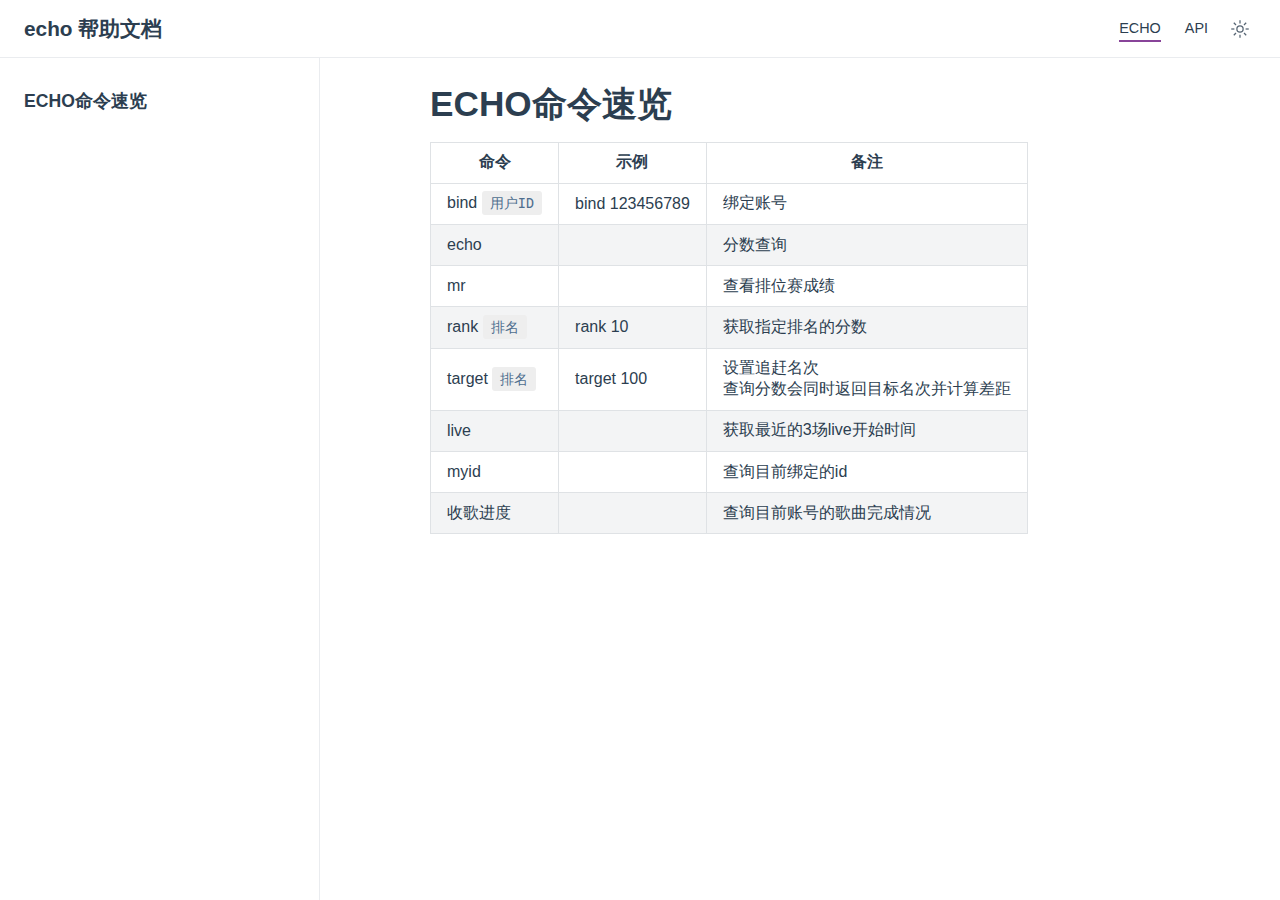
<file: echo/index.html>
<!DOCTYPE html>
<html lang="en-US">
  <head>
    <meta charset="utf-8">
    <meta name="viewport" content="width=device-width,initial-scale=1">
    <meta name="generator" content="VuePress 2.0.0-beta.51">
    <style>
      :root {
        --c-bg: #fff;
      }
      html.dark {
        --c-bg: #22272e;
      }
      html, body {
        background-color: var(--c-bg);
      }
    </style>
    <script>
      const userMode = localStorage.getItem('vuepress-color-scheme');
			const systemDarkMode = window.matchMedia && window.matchMedia('(prefers-color-scheme: dark)').matches;
			if (userMode === 'dark' || (userMode !== 'light' && systemDarkMode)) {
				document.documentElement.classList.toggle('dark', true);
			}
    </script>
    <title>ECHO命令速览 | echo 帮助文档</title><meta name="description" content="echo 以及 pjsk api 的帮助文档">
    <link rel="modulepreload" href="/assets/app.16a172cd.js"><link rel="modulepreload" href="/assets/index.html.2fddb9be.js"><link rel="modulepreload" href="/assets/index.html.6a0a43af.js"><link rel="prefetch" href="/assets/index.html.edf1bb95.js"><link rel="prefetch" href="/assets/index.html.036ec5a9.js"><link rel="prefetch" href="/assets/404.html.d2dc3323.js"><link rel="prefetch" href="/assets/index.html.4b787cad.js"><link rel="prefetch" href="/assets/index.html.2db5b8d5.js"><link rel="prefetch" href="/assets/404.html.37d21660.js">
    <link rel="stylesheet" href="/assets/style.cb9b6e0b.css">
  </head>
  <body>
    <div id="app"><!--[--><div class="theme-container"><!--[--><header class="navbar"><div class="toggle-sidebar-button" title="toggle sidebar" aria-expanded="false" role="button" tabindex="0"><div class="icon" aria-hidden="true"><span></span><span></span><span></span></div></div><span><a href="/" class=""><!----><span class="site-name">echo 帮助文档</span></a></span><div class="navbar-items-wrapper" style=""><!--[--><!--]--><nav class="navbar-items can-hide"><!--[--><div class="navbar-item"><a aria-current="page" href="/echo/" class="router-link-active router-link-exact-active router-link-active" aria-label="ECHO"><!--[--><!--]--> ECHO <!--[--><!--]--></a></div><div class="navbar-item"><a href="/api/" class="" aria-label="API"><!--[--><!--]--> API <!--[--><!--]--></a></div><!--]--></nav><!--[--><!--]--><button class="toggle-color-mode-button" title="toggle color mode"><svg style="" class="icon" focusable="false" viewBox="0 0 32 32"><path d="M16 12.005a4 4 0 1 1-4 4a4.005 4.005 0 0 1 4-4m0-2a6 6 0 1 0 6 6a6 6 0 0 0-6-6z" fill="currentColor"></path><path d="M5.394 6.813l1.414-1.415l3.506 3.506L8.9 10.318z" fill="currentColor"></path><path d="M2 15.005h5v2H2z" fill="currentColor"></path><path d="M5.394 25.197L8.9 21.691l1.414 1.415l-3.506 3.505z" fill="currentColor"></path><path d="M15 25.005h2v5h-2z" fill="currentColor"></path><path d="M21.687 23.106l1.414-1.415l3.506 3.506l-1.414 1.414z" fill="currentColor"></path><path d="M25 15.005h5v2h-5z" fill="currentColor"></path><path d="M21.687 8.904l3.506-3.506l1.414 1.415l-3.506 3.505z" fill="currentColor"></path><path d="M15 2.005h2v5h-2z" fill="currentColor"></path></svg><svg style="display:none;" class="icon" focusable="false" viewBox="0 0 32 32"><path d="M13.502 5.414a15.075 15.075 0 0 0 11.594 18.194a11.113 11.113 0 0 1-7.975 3.39c-.138 0-.278.005-.418 0a11.094 11.094 0 0 1-3.2-21.584M14.98 3a1.002 1.002 0 0 0-.175.016a13.096 13.096 0 0 0 1.825 25.981c.164.006.328 0 .49 0a13.072 13.072 0 0 0 10.703-5.555a1.01 1.01 0 0 0-.783-1.565A13.08 13.08 0 0 1 15.89 4.38A1.015 1.015 0 0 0 14.98 3z" fill="currentColor"></path></svg></button><!----></div></header><!--]--><div class="sidebar-mask"></div><!--[--><aside class="sidebar"><nav class="navbar-items"><!--[--><div class="navbar-item"><a aria-current="page" href="/echo/" class="router-link-active router-link-exact-active router-link-active" aria-label="ECHO"><!--[--><!--]--> ECHO <!--[--><!--]--></a></div><div class="navbar-item"><a href="/api/" class="" aria-label="API"><!--[--><!--]--> API <!--[--><!--]--></a></div><!--]--></nav><!--[--><!--]--><ul class="sidebar-items"><!--[--><li><p tabindex="0" class="sidebar-item sidebar-heading">ECHO命令速览 <!----></p><!----></li><!--]--></ul><!--[--><!--]--></aside><!--]--><!--[--><main class="page"><!--[--><!--]--><div class="theme-default-content"><!--[--><!--]--><div><h1 id="echo命令速览" tabindex="-1"><a class="header-anchor" href="#echo命令速览" aria-hidden="true">#</a> ECHO命令速览</h1><table><thead><tr><th>命令</th><th>示例</th><th>备注</th></tr></thead><tbody><tr><td>bind <code>用户ID</code></td><td>bind 123456789</td><td>绑定账号</td></tr><tr><td>echo</td><td></td><td>分数查询</td></tr><tr><td>mr</td><td></td><td>查看排位赛成绩</td></tr><tr><td>rank <code>排名</code></td><td>rank 10</td><td>获取指定排名的分数</td></tr><tr><td>target <code>排名</code></td><td>target 100</td><td>设置追赶名次<br>查询分数会同时返回目标名次并计算差距</td></tr><tr><td>live</td><td></td><td>获取最近的3场live开始时间</td></tr><tr><td>myid</td><td></td><td>查询目前绑定的id</td></tr><tr><td>收歌进度</td><td></td><td>查询目前账号的歌曲完成情况</td></tr></tbody></table></div><!--[--><!--]--></div><footer class="page-meta"><!----><!----><!----></footer><!----><!--[--><!--]--></main><!--]--></div><!----><!--]--></div>
    <script type="module" src="/assets/app.16a172cd.js" defer></script>
  </body>
</html>
</file>
<file: assets/style.cb9b6e0b.css>
:root{--back-to-top-z-index: 5;--back-to-top-color: #3eaf7c;--back-to-top-color-hover: #71cda3}.back-to-top{cursor:pointer;position:fixed;bottom:2rem;right:2.5rem;width:2rem;height:1.2rem;background-color:var(--back-to-top-color);-webkit-mask:url(/assets/back-to-top.8efcbe56.svg) no-repeat;mask:url(/assets/back-to-top.8efcbe56.svg) no-repeat;z-index:var(--back-to-top-z-index)}.back-to-top:hover{background-color:var(--back-to-top-color-hover)}@media (max-width: 959px){.back-to-top{display:none}}.back-to-top-enter-active,.back-to-top-leave-active{transition:opacity .3s}.back-to-top-enter-from,.back-to-top-leave-to{opacity:0}:root{--external-link-icon-color: #aaa}.external-link-icon{position:relative;display:inline-block;color:var(--external-link-icon-color);vertical-align:middle;top:-1px}.external-link-icon-sr-only{position:absolute;width:1px;height:1px;padding:0;margin:-1px;overflow:hidden;clip:rect(0,0,0,0);white-space:nowrap;border-width:0;-webkit-user-select:none;-moz-user-select:none;user-select:none}:root{--medium-zoom-z-index: 100;--medium-zoom-bg-color: #ffffff;--medium-zoom-opacity: 1}.medium-zoom-overlay{background-color:var(--medium-zoom-bg-color)!important;z-index:var(--medium-zoom-z-index)}.medium-zoom-overlay~img{z-index:calc(var(--medium-zoom-z-index) + 1)}.medium-zoom--opened .medium-zoom-overlay{opacity:var(--medium-zoom-opacity)}:root{--nprogress-color: #29d;--nprogress-z-index: 1031}#nprogress{pointer-events:none}#nprogress .bar{background:var(--nprogress-color);position:fixed;z-index:var(--nprogress-z-index);top:0;left:0;width:100%;height:2px}:root{--c-brand: #3eaf7c;--c-brand-light: #4abf8a;--c-bg: #ffffff;--c-bg-light: #f3f4f5;--c-bg-lighter: #eeeeee;--c-bg-navbar: var(--c-bg);--c-bg-sidebar: var(--c-bg);--c-bg-arrow: #cccccc;--c-text: #2c3e50;--c-text-accent: var(--c-brand);--c-text-light: #3a5169;--c-text-lighter: #4e6e8e;--c-text-lightest: #6a8bad;--c-text-quote: #999999;--c-border: #eaecef;--c-border-dark: #dfe2e5;--c-tip: #42b983;--c-tip-bg: var(--c-bg-light);--c-tip-title: var(--c-text);--c-tip-text: var(--c-text);--c-tip-text-accent: var(--c-text-accent);--c-warning: #e7c000;--c-warning-bg: #fffae3;--c-warning-title: #ad9000;--c-warning-text: #746000;--c-warning-text-accent: var(--c-text);--c-danger: #cc0000;--c-danger-bg: #ffe0e0;--c-danger-title: #990000;--c-danger-text: #660000;--c-danger-text-accent: var(--c-text);--c-details-bg: #eeeeee;--c-badge-tip: var(--c-tip);--c-badge-warning: var(--c-warning);--c-badge-danger: var(--c-danger);--t-color: .3s ease;--t-transform: .3s ease;--code-bg-color: #282c34;--code-hl-bg-color: rgba(0, 0, 0, .66);--code-ln-color: #9e9e9e;--code-ln-wrapper-width: 3.5rem;--font-family: -apple-system, BlinkMacSystemFont, "Segoe UI", Roboto, Oxygen, Ubuntu, Cantarell, "Fira Sans", "Droid Sans", "Helvetica Neue", sans-serif;--font-family-code: Consolas, Monaco, "Andale Mono", "Ubuntu Mono", monospace;--navbar-height: 3.6rem;--navbar-padding-v: .7rem;--navbar-padding-h: 1.5rem;--sidebar-width: 20rem;--sidebar-width-mobile: calc(var(--sidebar-width) * .82);--content-width: 740px;--homepage-width: 960px}.back-to-top{--back-to-top-color: var(--c-brand);--back-to-top-color-hover: var(--c-brand-light)}.DocSearch{--docsearch-primary-color: var(--c-brand);--docsearch-text-color: var(--c-text);--docsearch-highlight-color: var(--c-brand);--docsearch-muted-color: var(--c-text-quote);--docsearch-container-background: rgba(9, 10, 17, .8);--docsearch-modal-background: var(--c-bg-light);--docsearch-searchbox-background: var(--c-bg-lighter);--docsearch-searchbox-focus-background: var(--c-bg);--docsearch-searchbox-shadow: inset 0 0 0 2px var(--c-brand);--docsearch-hit-color: var(--c-text-light);--docsearch-hit-active-color: var(--c-bg);--docsearch-hit-background: var(--c-bg);--docsearch-hit-shadow: 0 1px 3px 0 var(--c-border-dark);--docsearch-footer-background: var(--c-bg)}.external-link-icon{--external-link-icon-color: var(--c-text-quote)}.medium-zoom-overlay{--medium-zoom-bg-color: var(--c-bg)}#nprogress{--nprogress-color: var(--c-brand)}.pwa-popup{--pwa-popup-text-color: var(--c-text);--pwa-popup-bg-color: var(--c-bg);--pwa-popup-border-color: var(--c-brand);--pwa-popup-shadow: 0 4px 16px var(--c-brand);--pwa-popup-btn-text-color: var(--c-bg);--pwa-popup-btn-bg-color: var(--c-brand);--pwa-popup-btn-hover-bg-color: var(--c-brand-light)}.search-box{--search-bg-color: var(--c-bg);--search-accent-color: var(--c-brand);--search-text-color: var(--c-text);--search-border-color: var(--c-border);--search-item-text-color: var(--c-text-lighter);--search-item-focus-bg-color: var(--c-bg-light)}html.dark{--c-brand: #3aa675;--c-brand-light: #349469;--c-bg: #22272e;--c-bg-light: #2b313a;--c-bg-lighter: #262c34;--c-text: #adbac7;--c-text-light: #96a7b7;--c-text-lighter: #8b9eb0;--c-text-lightest: #8094a8;--c-border: #3e4c5a;--c-border-dark: #34404c;--c-tip: #318a62;--c-warning: #ceab00;--c-warning-bg: #7e755b;--c-warning-title: #ceac03;--c-warning-text: #362e00;--c-danger: #940000;--c-danger-bg: #806161;--c-danger-title: #610000;--c-danger-text: #3a0000;--c-details-bg: #323843;--code-hl-bg-color: #363b46}html.dark .DocSearch{--docsearch-logo-color: var(--c-text);--docsearch-modal-shadow: inset 1px 1px 0 0 #2c2e40, 0 3px 8px 0 #000309;--docsearch-key-shadow: inset 0 -2px 0 0 #282d55, inset 0 0 1px 1px #51577d, 0 2px 2px 0 rgba(3, 4, 9, .3);--docsearch-key-gradient: linear-gradient(-225deg, #444950, #1c1e21);--docsearch-footer-shadow: inset 0 1px 0 0 rgba(73, 76, 106, .5), 0 -4px 8px 0 rgba(0, 0, 0, .2)}html,body{padding:0;margin:0;background-color:var(--c-bg);transition:background-color var(--t-color)}html.dark{color-scheme:dark}html{font-size:16px}body{font-family:var(--font-family);-webkit-font-smoothing:antialiased;-moz-osx-font-smoothing:grayscale;font-size:1rem;color:var(--c-text)}a{font-weight:500;color:var(--c-text-accent);text-decoration:none;overflow-wrap:break-word}p a code{font-weight:400;color:var(--c-text-accent)}kbd{font-family:var(--font-family-code);color:var(--c-text);background:var(--c-bg-lighter);border:solid .15rem var(--c-border-dark);border-bottom:solid .25rem var(--c-border-dark);border-radius:.15rem;padding:0 .15em}code{font-family:var(--font-family-code);color:var(--c-text-lighter);padding:.25rem .5rem;margin:0;font-size:.85em;background-color:var(--c-bg-lighter);border-radius:3px;overflow-wrap:break-word;transition:background-color var(--t-color)}blockquote{font-size:1rem;color:var(--c-text-quote);border-left:.2rem solid var(--c-border-dark);margin:1rem 0;padding:.25rem 0 .25rem 1rem}blockquote>p{margin:0}ul,ol{padding-left:1.2em}strong{font-weight:600}h1,h2,h3,h4,h5,h6{font-weight:600;line-height:1.25}h1:focus-visible,h2:focus-visible,h3:focus-visible,h4:focus-visible,h5:focus-visible,h6:focus-visible{outline:none}h1:hover .header-anchor,h2:hover .header-anchor,h3:hover .header-anchor,h4:hover .header-anchor,h5:hover .header-anchor,h6:hover .header-anchor{opacity:1}h1{font-size:2.2rem}h2{font-size:1.65rem;padding-bottom:.3rem;border-bottom:1px solid var(--c-border);transition:border-color var(--t-color)}h3{font-size:1.35rem}h4{font-size:1.15rem}h5{font-size:1.05rem}h6{font-size:1rem}a.header-anchor{font-size:.85em;float:left;margin-left:-.87em;padding-right:.23em;margin-top:.125em;opacity:0;-webkit-user-select:none;-moz-user-select:none;user-select:none}a.header-anchor:hover{text-decoration:none}a.header-anchor:focus-visible{opacity:1}p,ul,ol{line-height:1.7}hr{border:0;border-top:1px solid var(--c-border)}table{border-collapse:collapse;margin:1rem 0;display:block;overflow-x:auto;transition:border-color var(--t-color)}tr{border-top:1px solid var(--c-border-dark);transition:border-color var(--t-color)}tr:nth-child(2n){background-color:var(--c-bg-light);transition:background-color var(--t-color)}th,td{padding:.6em 1em;border:1px solid var(--c-border-dark);transition:border-color var(--t-color)}.arrow{display:inline-block;width:0;height:0}.arrow.up{border-left:4px solid transparent;border-right:4px solid transparent;border-bottom:6px solid var(--c-bg-arrow)}.arrow.down{border-left:4px solid transparent;border-right:4px solid transparent;border-top:6px solid var(--c-bg-arrow)}.arrow.right{border-top:4px solid transparent;border-bottom:4px solid transparent;border-left:6px solid var(--c-bg-arrow)}.arrow.left{border-top:4px solid transparent;border-bottom:4px solid transparent;border-right:6px solid var(--c-bg-arrow)}.badge{display:inline-block;font-size:14px;height:18px;line-height:18px;border-radius:3px;padding:0 6px;color:var(--c-bg);vertical-align:top;transition:color var(--t-color),background-color var(--t-color)}.badge.tip{background-color:var(--c-badge-tip)}.badge.warning{background-color:var(--c-badge-warning)}.badge.danger{background-color:var(--c-badge-danger)}.badge+.badge{margin-left:5px}code[class*=language-],pre[class*=language-]{color:#ccc;background:none;font-family:var(--font-family-code);font-size:1em;text-align:left;white-space:pre;word-spacing:normal;word-break:normal;word-wrap:normal;line-height:1.5;-moz-tab-size:4;-o-tab-size:4;tab-size:4;-webkit-hyphens:none;hyphens:none}pre[class*=language-]{padding:1em;margin:.5em 0;overflow:auto}:not(pre)>code[class*=language-],pre[class*=language-]{background:#2d2d2d}:not(pre)>code[class*=language-]{padding:.1em;border-radius:.3em;white-space:normal}.token.comment,.token.block-comment,.token.prolog,.token.doctype,.token.cdata{color:#999}.token.punctuation{color:#ccc}.token.tag,.token.attr-name,.token.namespace,.token.deleted{color:#ec5975}.token.function-name{color:#6196cc}.token.boolean,.token.number,.token.function{color:#f08d49}.token.property,.token.class-name,.token.constant,.token.symbol{color:#f8c555}.token.selector,.token.important,.token.atrule,.token.keyword,.token.builtin{color:#cc99cd}.token.string,.token.char,.token.attr-value,.token.regex,.token.variable{color:#7ec699}.token.operator,.token.entity,.token.url{color:#67cdcc}.token.important,.token.bold{font-weight:700}.token.italic{font-style:italic}.token.entity{cursor:help}.token.inserted{color:#3eaf7c}.theme-default-content pre,.theme-default-content pre[class*=language-]{line-height:1.4;padding:1.3rem 1.5rem;margin:.85rem 0;border-radius:6px;overflow:auto}.theme-default-content pre code,.theme-default-content pre[class*=language-] code{color:#fff;padding:0;background-color:transparent;border-radius:0;overflow-wrap:unset;-webkit-font-smoothing:auto;-moz-osx-font-smoothing:auto}.theme-default-content .line-number{font-family:var(--font-family-code)}div[class*=language-]{position:relative;background-color:var(--code-bg-color);border-radius:6px}div[class*=language-]:before{position:absolute;z-index:3;top:.8em;right:1em;font-size:.75rem;color:var(--code-ln-color)}div[class*=language-] pre,div[class*=language-] pre[class*=language-]{background:transparent!important;position:relative;z-index:1}div[class*=language-] .highlight-lines{-webkit-user-select:none;-moz-user-select:none;user-select:none;padding-top:1.3rem;position:absolute;top:0;left:0;width:100%;line-height:1.4}div[class*=language-] .highlight-lines .highlight-line{background-color:var(--code-hl-bg-color)}div[class*=language-]:not(.line-numbers-mode) .line-numbers{display:none}div[class*=language-].line-numbers-mode .highlight-lines .highlight-line{position:relative}div[class*=language-].line-numbers-mode .highlight-lines .highlight-line:before{content:" ";position:absolute;z-index:2;left:0;top:0;display:block;width:var(--code-ln-wrapper-width);height:100%}div[class*=language-].line-numbers-mode pre{margin-left:var(--code-ln-wrapper-width);padding-left:1rem;vertical-align:middle}div[class*=language-].line-numbers-mode .line-numbers{position:absolute;top:0;width:var(--code-ln-wrapper-width);text-align:center;color:var(--code-ln-color);padding-top:1.25rem;line-height:1.4;counter-reset:line-number}div[class*=language-].line-numbers-mode .line-numbers .line-number{position:relative;z-index:3;-webkit-user-select:none;-moz-user-select:none;user-select:none;height:1.4em}div[class*=language-].line-numbers-mode .line-numbers .line-number:before{counter-increment:line-number;content:counter(line-number);font-size:.85em}div[class*=language-].line-numbers-mode:after{content:"";position:absolute;top:0;left:0;width:var(--code-ln-wrapper-width);height:100%;border-radius:6px 0 0 6px;border-right:1px solid var(--code-hl-bg-color)}div[class*=language-].ext-c:before{content:"c"}div[class*=language-].ext-cpp:before{content:"cpp"}div[class*=language-].ext-cs:before{content:"cs"}div[class*=language-].ext-css:before{content:"css"}div[class*=language-].ext-dart:before{content:"dart"}div[class*=language-].ext-docker:before{content:"docker"}div[class*=language-].ext-fs:before{content:"fs"}div[class*=language-].ext-go:before{content:"go"}div[class*=language-].ext-html:before{content:"html"}div[class*=language-].ext-java:before{content:"java"}div[class*=language-].ext-js:before{content:"js"}div[class*=language-].ext-json:before{content:"json"}div[class*=language-].ext-kt:before{content:"kt"}div[class*=language-].ext-less:before{content:"less"}div[class*=language-].ext-makefile:before{content:"makefile"}div[class*=language-].ext-md:before{content:"md"}div[class*=language-].ext-php:before{content:"php"}div[class*=language-].ext-py:before{content:"py"}div[class*=language-].ext-rb:before{content:"rb"}div[class*=language-].ext-rs:before{content:"rs"}div[class*=language-].ext-sass:before{content:"sass"}div[class*=language-].ext-scss:before{content:"scss"}div[class*=language-].ext-sh:before{content:"sh"}div[class*=language-].ext-styl:before{content:"styl"}div[class*=language-].ext-ts:before{content:"ts"}div[class*=language-].ext-toml:before{content:"toml"}div[class*=language-].ext-vue:before{content:"vue"}div[class*=language-].ext-yml:before{content:"yml"}@media (max-width: 419px){.theme-default-content div[class*=language-]{margin:.85rem -1.5rem;border-radius:0}}.code-group__nav{margin-top:.85rem;margin-bottom:calc(-1.7rem - 6px);padding-bottom:calc(1.7rem - 6px);padding-left:10px;padding-top:10px;border-top-left-radius:6px;border-top-right-radius:6px;background-color:var(--code-bg-color)}.code-group__ul{margin:auto 0;padding-left:0;display:inline-flex;list-style:none}.code-group__nav-tab{border:0;padding:5px;cursor:pointer;background-color:transparent;font-size:.85em;line-height:1.4;color:#ffffffe6;font-weight:600}.code-group__nav-tab:focus{outline:none}.code-group__nav-tab:focus-visible{outline:1px solid rgba(255,255,255,.9)}.code-group__nav-tab-active{border-bottom:var(--c-brand) 1px solid}@media (max-width: 419px){.code-group__nav{margin-left:-1.5rem;margin-right:-1.5rem;border-radius:0}}.code-group-item{display:none}.code-group-item__active{display:block}.code-group-item>pre{background-color:orange}.custom-container{transition:color var(--t-color),border-color var(--t-color),background-color var(--t-color)}.custom-container .custom-container-title{font-weight:600}.custom-container .custom-container-title:not(:only-child){margin-bottom:-.4rem}.custom-container.tip,.custom-container.warning,.custom-container.danger{padding:.1rem 1.5rem;border-left-width:.5rem;border-left-style:solid;margin:1rem 0}.custom-container.tip{border-color:var(--c-tip);background-color:var(--c-tip-bg);color:var(--c-tip-text)}.custom-container.tip .custom-container-title{color:var(--c-tip-title)}.custom-container.tip a{color:var(--c-tip-text-accent)}.custom-container.warning{border-color:var(--c-warning);background-color:var(--c-warning-bg);color:var(--c-warning-text)}.custom-container.warning .custom-container-title{color:var(--c-warning-title)}.custom-container.warning a{color:var(--c-warning-text-accent)}.custom-container.danger{border-color:var(--c-danger);background-color:var(--c-danger-bg);color:var(--c-danger-text)}.custom-container.danger .custom-container-title{color:var(--c-danger-title)}.custom-container.danger a{color:var(--c-danger-text-accent)}.custom-container.details{display:block;position:relative;border-radius:2px;margin:1.6em 0;padding:1.6em;background-color:var(--c-details-bg)}.custom-container.details h4{margin-top:0}.custom-container.details figure:last-child,.custom-container.details p:last-child{margin-bottom:0;padding-bottom:0}.custom-container.details summary{outline:none;cursor:pointer}.home{padding:var(--navbar-height) 2rem 0;max-width:var(--homepage-width);margin:0 auto;display:block}.home .hero{text-align:center}.home .hero img{max-width:100%;max-height:280px;display:block;margin:3rem auto 1.5rem}.home .hero h1{font-size:3rem}.home .hero h1,.home .hero .description,.home .hero .actions{margin:1.8rem auto}.home .hero .actions{display:flex;flex-wrap:wrap;gap:1rem;justify-content:center}.home .hero .description{max-width:35rem;font-size:1.6rem;line-height:1.3;color:var(--c-text-lightest)}.home .hero .action-button{display:inline-block;font-size:1.2rem;padding:.8rem 1.6rem;border-width:2px;border-style:solid;border-radius:4px;transition:background-color var(--t-color);box-sizing:border-box}.home .hero .action-button.primary{color:var(--c-bg);background-color:var(--c-brand);border-color:var(--c-brand)}.home .hero .action-button.primary:hover{background-color:var(--c-brand-light)}.home .hero .action-button.secondary{color:var(--c-brand);background-color:var(--c-bg);border-color:var(--c-brand)}.home .hero .action-button.secondary:hover{color:var(--c-bg);background-color:var(--c-brand-light)}.home .features{border-top:1px solid var(--c-border);transition:border-color var(--t-color);padding:1.2rem 0;margin-top:2.5rem;display:flex;flex-wrap:wrap;align-items:flex-start;align-content:stretch;justify-content:space-between}.home .feature{flex-grow:1;flex-basis:30%;max-width:30%}.home .feature h2{font-size:1.4rem;font-weight:500;border-bottom:none;padding-bottom:0;color:var(--c-text-light)}.home .feature p{color:var(--c-text-lighter)}.home .theme-default-content{padding:0;margin:0}.home .footer{padding:2.5rem;border-top:1px solid var(--c-border);text-align:center;color:var(--c-text-lighter);transition:border-color var(--t-color)}@media (max-width: 719px){.home .features{flex-direction:column}.home .feature{max-width:100%;padding:0 2.5rem}}@media (max-width: 419px){.home{padding-left:1.5rem;padding-right:1.5rem}.home .hero img{max-height:210px;margin:2rem auto 1.2rem}.home .hero h1{font-size:2rem}.home .hero h1,.home .hero .description,.home .hero .actions{margin:1.2rem auto}.home .hero .description{font-size:1.2rem}.home .hero .action-button{font-size:1rem;padding:.6rem 1.2rem}.home .feature h2{font-size:1.25rem}}.page{padding-top:var(--navbar-height);padding-left:var(--sidebar-width)}.navbar{position:fixed;z-index:20;top:0;left:0;right:0;height:var(--navbar-height);box-sizing:border-box;border-bottom:1px solid var(--c-border);background-color:var(--c-bg-navbar);transition:background-color var(--t-color),border-color var(--t-color)}.sidebar{font-size:16px;width:var(--sidebar-width);position:fixed;z-index:10;margin:0;top:var(--navbar-height);left:0;bottom:0;box-sizing:border-box;border-right:1px solid var(--c-border);overflow-y:auto;scrollbar-width:thin;scrollbar-color:var(--c-brand) var(--c-border);background-color:var(--c-bg-sidebar);transition:transform var(--t-transform),background-color var(--t-color),border-color var(--t-color)}.sidebar::-webkit-scrollbar{width:7px}.sidebar::-webkit-scrollbar-track{background-color:var(--c-border)}.sidebar::-webkit-scrollbar-thumb{background-color:var(--c-brand)}.sidebar-mask{position:fixed;z-index:9;top:0;left:0;width:100vw;height:100vh;display:none}.theme-container.sidebar-open .sidebar-mask{display:block}.theme-container.sidebar-open .navbar>.toggle-sidebar-button .icon span:nth-child(1){transform:rotate(45deg) translate3d(5.5px,5.5px,0)}.theme-container.sidebar-open .navbar>.toggle-sidebar-button .icon span:nth-child(2){transform:scale3d(0,1,1)}.theme-container.sidebar-open .navbar>.toggle-sidebar-button .icon span:nth-child(3){transform:rotate(-45deg) translate3d(6px,-6px,0)}.theme-container.sidebar-open .navbar>.toggle-sidebar-button .icon span:nth-child(1),.theme-container.sidebar-open .navbar>.toggle-sidebar-button .icon span:nth-child(3){transform-origin:center}.theme-container.no-navbar .theme-default-content h1,.theme-container.no-navbar .theme-default-content h2,.theme-container.no-navbar .theme-default-content h3,.theme-container.no-navbar .theme-default-content h4,.theme-container.no-navbar .theme-default-content h5,.theme-container.no-navbar .theme-default-content h6{margin-top:1.5rem;padding-top:0}.theme-container.no-navbar .page{padding-top:0}.theme-container.no-navbar .sidebar{top:0}@media (min-width: 720px){.theme-container.no-sidebar .sidebar{display:none}.theme-container.no-sidebar .page{padding-left:0}}.theme-default-content a:hover{text-decoration:underline}.theme-default-content img{max-width:100%}.theme-default-content h1,.theme-default-content h2,.theme-default-content h3,.theme-default-content h4,.theme-default-content h5,.theme-default-content h6{margin-top:calc(.5rem - var(--navbar-height));padding-top:calc(1rem + var(--navbar-height));margin-bottom:0}.theme-default-content h1:first-child,.theme-default-content h2:first-child,.theme-default-content h3:first-child,.theme-default-content h4:first-child,.theme-default-content h5:first-child,.theme-default-content h6:first-child{margin-bottom:1rem}.theme-default-content h1:first-child+p,.theme-default-content h1:first-child+pre,.theme-default-content h1:first-child+.custom-container,.theme-default-content h2:first-child+p,.theme-default-content h2:first-child+pre,.theme-default-content h2:first-child+.custom-container,.theme-default-content h3:first-child+p,.theme-default-content h3:first-child+pre,.theme-default-content h3:first-child+.custom-container,.theme-default-content h4:first-child+p,.theme-default-content h4:first-child+pre,.theme-default-content h4:first-child+.custom-container,.theme-default-content h5:first-child+p,.theme-default-content h5:first-child+pre,.theme-default-content h5:first-child+.custom-container,.theme-default-content h6:first-child+p,.theme-default-content h6:first-child+pre,.theme-default-content h6:first-child+.custom-container{margin-top:2rem}@media (max-width: 959px){.sidebar{font-size:15px;width:var(--sidebar-width-mobile)}.page{padding-left:var(--sidebar-width-mobile)}}@media (max-width: 719px){.sidebar{top:0;padding-top:var(--navbar-height);transform:translate(-100%)}.page{padding-left:0}.theme-container.sidebar-open .sidebar{transform:translate(0)}.theme-container.no-navbar .sidebar{padding-top:0}}@media (max-width: 419px){h1{font-size:1.9rem}}.navbar{--navbar-line-height: calc( var(--navbar-height) - 2 * var(--navbar-padding-v) );padding:var(--navbar-padding-v) var(--navbar-padding-h);line-height:var(--navbar-line-height)}.navbar .logo{height:var(--navbar-line-height);margin-right:var(--navbar-padding-v);vertical-align:top}.navbar .site-name{font-size:1.3rem;font-weight:600;color:var(--c-text);position:relative}.navbar .navbar-items-wrapper{display:flex;position:absolute;box-sizing:border-box;top:var(--navbar-padding-v);right:var(--navbar-padding-h);height:var(--navbar-line-height);padding-left:var(--navbar-padding-h);white-space:nowrap;font-size:.9rem}.navbar .navbar-items-wrapper .search-box{flex:0 0 auto;vertical-align:top}@media (max-width: 719px){.navbar{padding-left:4rem}.navbar .can-hide{display:none}.navbar .site-name{width:calc(100vw - 9.4rem);overflow:hidden;white-space:nowrap;text-overflow:ellipsis}}.navbar-items{display:inline-block}.navbar-items a{display:inline-block;line-height:1.4rem;color:inherit}.navbar-items a:hover,.navbar-items a.router-link-active{color:var(--c-text-accent)}.navbar-items .navbar-item{position:relative;display:inline-block;margin-left:1.5rem;line-height:var(--navbar-line-height)}.navbar-items .navbar-item:first-child{margin-left:0}@media (max-width: 719px){.navbar-items .navbar-item{margin-left:0}}@media (min-width: 719px){.navbar-items a:hover,.navbar-items a.router-link-active{color:var(--c-text)}.navbar-item>a:hover,.navbar-item>a.router-link-active{margin-bottom:-2px;border-bottom:2px solid var(--c-text-accent)}}.toggle-sidebar-button{position:absolute;top:.6rem;left:1rem;display:none;padding:.6rem;cursor:pointer}.toggle-sidebar-button .icon{display:flex;flex-direction:column;justify-content:center;align-items:center;width:1.25rem;height:1.25rem;cursor:inherit}.toggle-sidebar-button .icon span{display:inline-block;width:100%;height:2px;border-radius:2px;background-color:var(--c-text);transition:transform var(--t-transform)}.toggle-sidebar-button .icon span:nth-child(2){margin:6px 0}@media screen and (max-width: 719px){.toggle-sidebar-button{display:block}}.toggle-color-mode-button{display:flex;margin:auto;margin-left:1rem;border:0;background:none;color:var(--c-text);opacity:.8;cursor:pointer}.toggle-color-mode-button:hover{opacity:1}.toggle-color-mode-button .icon{width:1.25rem;height:1.25rem}.DocSearch{transition:background-color var(--t-color)}.navbar-dropdown-wrapper{cursor:pointer}.navbar-dropdown-wrapper .navbar-dropdown-title,.navbar-dropdown-wrapper .navbar-dropdown-title-mobile{display:block;font-size:.9rem;font-family:inherit;cursor:inherit;padding:inherit;line-height:1.4rem;background:transparent;border:none;font-weight:500;color:var(--c-text)}.navbar-dropdown-wrapper .navbar-dropdown-title:hover,.navbar-dropdown-wrapper .navbar-dropdown-title-mobile:hover{border-color:transparent}.navbar-dropdown-wrapper .navbar-dropdown-title .arrow,.navbar-dropdown-wrapper .navbar-dropdown-title-mobile .arrow{vertical-align:middle;margin-top:-1px;margin-left:.4rem}.navbar-dropdown-wrapper .navbar-dropdown-title-mobile{display:none;font-weight:600;font-size:inherit}.navbar-dropdown-wrapper .navbar-dropdown-title-mobile:hover{color:var(--c-text-accent)}.navbar-dropdown-wrapper .navbar-dropdown .navbar-dropdown-item{color:inherit;line-height:1.7rem}.navbar-dropdown-wrapper .navbar-dropdown .navbar-dropdown-item .navbar-dropdown-subtitle{margin:.45rem 0 0;border-top:1px solid var(--c-border);padding:1rem 0 .45rem;font-size:.9rem}.navbar-dropdown-wrapper .navbar-dropdown .navbar-dropdown-item .navbar-dropdown-subtitle>span{padding:0 1.5rem 0 1.25rem}.navbar-dropdown-wrapper .navbar-dropdown .navbar-dropdown-item .navbar-dropdown-subtitle>a{font-weight:inherit}.navbar-dropdown-wrapper .navbar-dropdown .navbar-dropdown-item .navbar-dropdown-subtitle>a.router-link-active:after{display:none}.navbar-dropdown-wrapper .navbar-dropdown .navbar-dropdown-item .navbar-dropdown-subitem-wrapper{padding:0;list-style:none}.navbar-dropdown-wrapper .navbar-dropdown .navbar-dropdown-item .navbar-dropdown-subitem-wrapper .navbar-dropdown-subitem{font-size:.9em}.navbar-dropdown-wrapper .navbar-dropdown .navbar-dropdown-item a{display:block;line-height:1.7rem;position:relative;border-bottom:none;font-weight:400;margin-bottom:0;padding:0 1.5rem 0 1.25rem}.navbar-dropdown-wrapper .navbar-dropdown .navbar-dropdown-item a:hover,.navbar-dropdown-wrapper .navbar-dropdown .navbar-dropdown-item a.router-link-active{color:var(--c-text-accent)}.navbar-dropdown-wrapper .navbar-dropdown .navbar-dropdown-item a.router-link-active:after{content:"";width:0;height:0;border-left:5px solid var(--c-text-accent);border-top:3px solid transparent;border-bottom:3px solid transparent;position:absolute;top:calc(50% - 2px);left:9px}.navbar-dropdown-wrapper .navbar-dropdown .navbar-dropdown-item:first-child .navbar-dropdown-subtitle{margin-top:0;padding-top:0;border-top:0}@media (max-width: 719px){.navbar-dropdown-wrapper.open .navbar-dropdown-title,.navbar-dropdown-wrapper.open .navbar-dropdown-title-mobile{margin-bottom:.5rem}.navbar-dropdown-wrapper .navbar-dropdown-title,.navbar-dropdown-wrapper .navbar-dropdown-title-mobile{display:none}.navbar-dropdown-wrapper .navbar-dropdown-title-mobile{display:block}.navbar-dropdown-wrapper .navbar-dropdown{transition:height .1s ease-out;overflow:hidden}.navbar-dropdown-wrapper .navbar-dropdown .navbar-dropdown-item .navbar-dropdown-subtitle{border-top:0;margin-top:0;padding-top:0;padding-bottom:0}.navbar-dropdown-wrapper .navbar-dropdown .navbar-dropdown-item .navbar-dropdown-subtitle,.navbar-dropdown-wrapper .navbar-dropdown .navbar-dropdown-item>a{font-size:15px;line-height:2rem}.navbar-dropdown-wrapper .navbar-dropdown .navbar-dropdown-item .navbar-dropdown-subitem{font-size:14px;padding-left:1rem}}@media (min-width: 720px){.navbar-dropdown-wrapper{height:1.8rem}.navbar-dropdown-wrapper:hover .navbar-dropdown,.navbar-dropdown-wrapper.open .navbar-dropdown{display:block!important}.navbar-dropdown-wrapper.open:blur{display:none}.navbar-dropdown-wrapper .navbar-dropdown{display:none;height:auto!important;box-sizing:border-box;max-height:calc(100vh - 2.7rem);overflow-y:auto;position:absolute;top:100%;right:0;background-color:var(--c-bg-navbar);padding:.6rem 0;border:1px solid var(--c-border);border-bottom-color:var(--c-border-dark);text-align:left;border-radius:.25rem;white-space:nowrap;margin:0}}.page{padding-bottom:2rem;display:block}.page .theme-default-content{max-width:var(--content-width);margin:0 auto;padding:2rem 2.5rem;padding-top:0}@media (max-width: 959px){.page .theme-default-content{padding:2rem}}@media (max-width: 419px){.page .theme-default-content{padding:1.5rem}}.page-meta{max-width:var(--content-width);margin:0 auto;padding:1rem 2.5rem;overflow:auto}@media (max-width: 959px){.page-meta{padding:2rem}}@media (max-width: 419px){.page-meta{padding:1.5rem}}.page-meta .meta-item{cursor:default;margin-top:.8rem}.page-meta .meta-item .meta-item-label{font-weight:500;color:var(--c-text-lighter)}.page-meta .meta-item .meta-item-info{font-weight:400;color:var(--c-text-quote)}.page-meta .edit-link{display:inline-block;margin-right:.25rem}.page-meta .last-updated{float:right}@media (max-width: 719px){.page-meta .last-updated{font-size:.8em;float:none}.page-meta .contributors{font-size:.8em}}.page-nav{max-width:var(--content-width);margin:0 auto;padding:1rem 2.5rem 2rem;padding-bottom:0}@media (max-width: 959px){.page-nav{padding:2rem}}@media (max-width: 419px){.page-nav{padding:1.5rem}}.page-nav .inner{min-height:2rem;margin-top:0;border-top:1px solid var(--c-border);transition:border-color var(--t-color);padding-top:1rem;overflow:auto}.page-nav .prev a:before{content:"\2190"}.page-nav .next{float:right}.page-nav .next a:after{content:"\2192"}.sidebar ul{padding:0;margin:0;list-style-type:none}.sidebar a{display:inline-block}.sidebar .navbar-items{display:none;border-bottom:1px solid var(--c-border);transition:border-color var(--t-color);padding:.5rem 0 .75rem}.sidebar .navbar-items a{font-weight:600}.sidebar .navbar-items .navbar-item{display:block;line-height:1.25rem;font-size:1.1em;padding:.5rem 0 .5rem 1.5rem}.sidebar .sidebar-items{padding:1.5rem 0}@media (max-width: 719px){.sidebar .navbar-items{display:block}.sidebar .navbar-items .navbar-dropdown-wrapper .navbar-dropdown .navbar-dropdown-item a.router-link-active:after{top:calc(1rem - 2px)}.sidebar .sidebar-items{padding:1rem 0}}.sidebar-item{cursor:default;border-left:.25rem solid transparent;color:var(--c-text)}.sidebar-item:focus-visible{outline-width:1px;outline-offset:-1px}.sidebar-item.active:not(p.sidebar-heading){font-weight:600;color:var(--c-text-accent);border-left-color:var(--c-text-accent)}.sidebar-item.sidebar-heading{transition:color .15s ease;font-size:1.1em;font-weight:700;padding:.35rem 1.5rem .35rem 1.25rem;width:100%;box-sizing:border-box;margin:0}.sidebar-item.sidebar-heading+.sidebar-item-children{transition:height .1s ease-out;overflow:hidden;margin-bottom:.75rem}.sidebar-item.sidebar-heading.collapsible{cursor:pointer}.sidebar-item.sidebar-heading.collapsible .arrow{position:relative;top:-.12em;left:.5em}.sidebar-item:not(.sidebar-heading){font-size:1em;font-weight:400;display:inline-block;margin:0;padding:.35rem 1rem .35rem 2rem;line-height:1.4;width:100%;box-sizing:border-box}.sidebar-item:not(.sidebar-heading)+.sidebar-item-children{padding-left:1rem;font-size:.95em}.sidebar-item-children .sidebar-item-children .sidebar-item:not(.sidebar-heading){padding:.25rem 1rem .25rem 1.75rem}.sidebar-item-children .sidebar-item-children .sidebar-item:not(.sidebar-heading).active{font-weight:500;border-left-color:transparent}a.sidebar-heading+.sidebar-item-children .sidebar-item:not(.sidebar-heading).active{border-left-color:transparent}a.sidebar-item{cursor:pointer}a.sidebar-item:hover{color:var(--c-text-accent)}.table-of-contents .badge{vertical-align:middle}.dropdown-enter-from,.dropdown-leave-to{height:0!important}.fade-slide-y-enter-active{transition:all .2s ease}.fade-slide-y-leave-active{transition:all .2s cubic-bezier(1,.5,.8,1)}.fade-slide-y-enter-from,.fade-slide-y-leave-to{transform:translateY(10px);opacity:0}:root{--c-brand: #884499;--c-brand-light: #884499}:root.dark{--c-brand: #884499;--c-brand-light: #884499}
</file>
